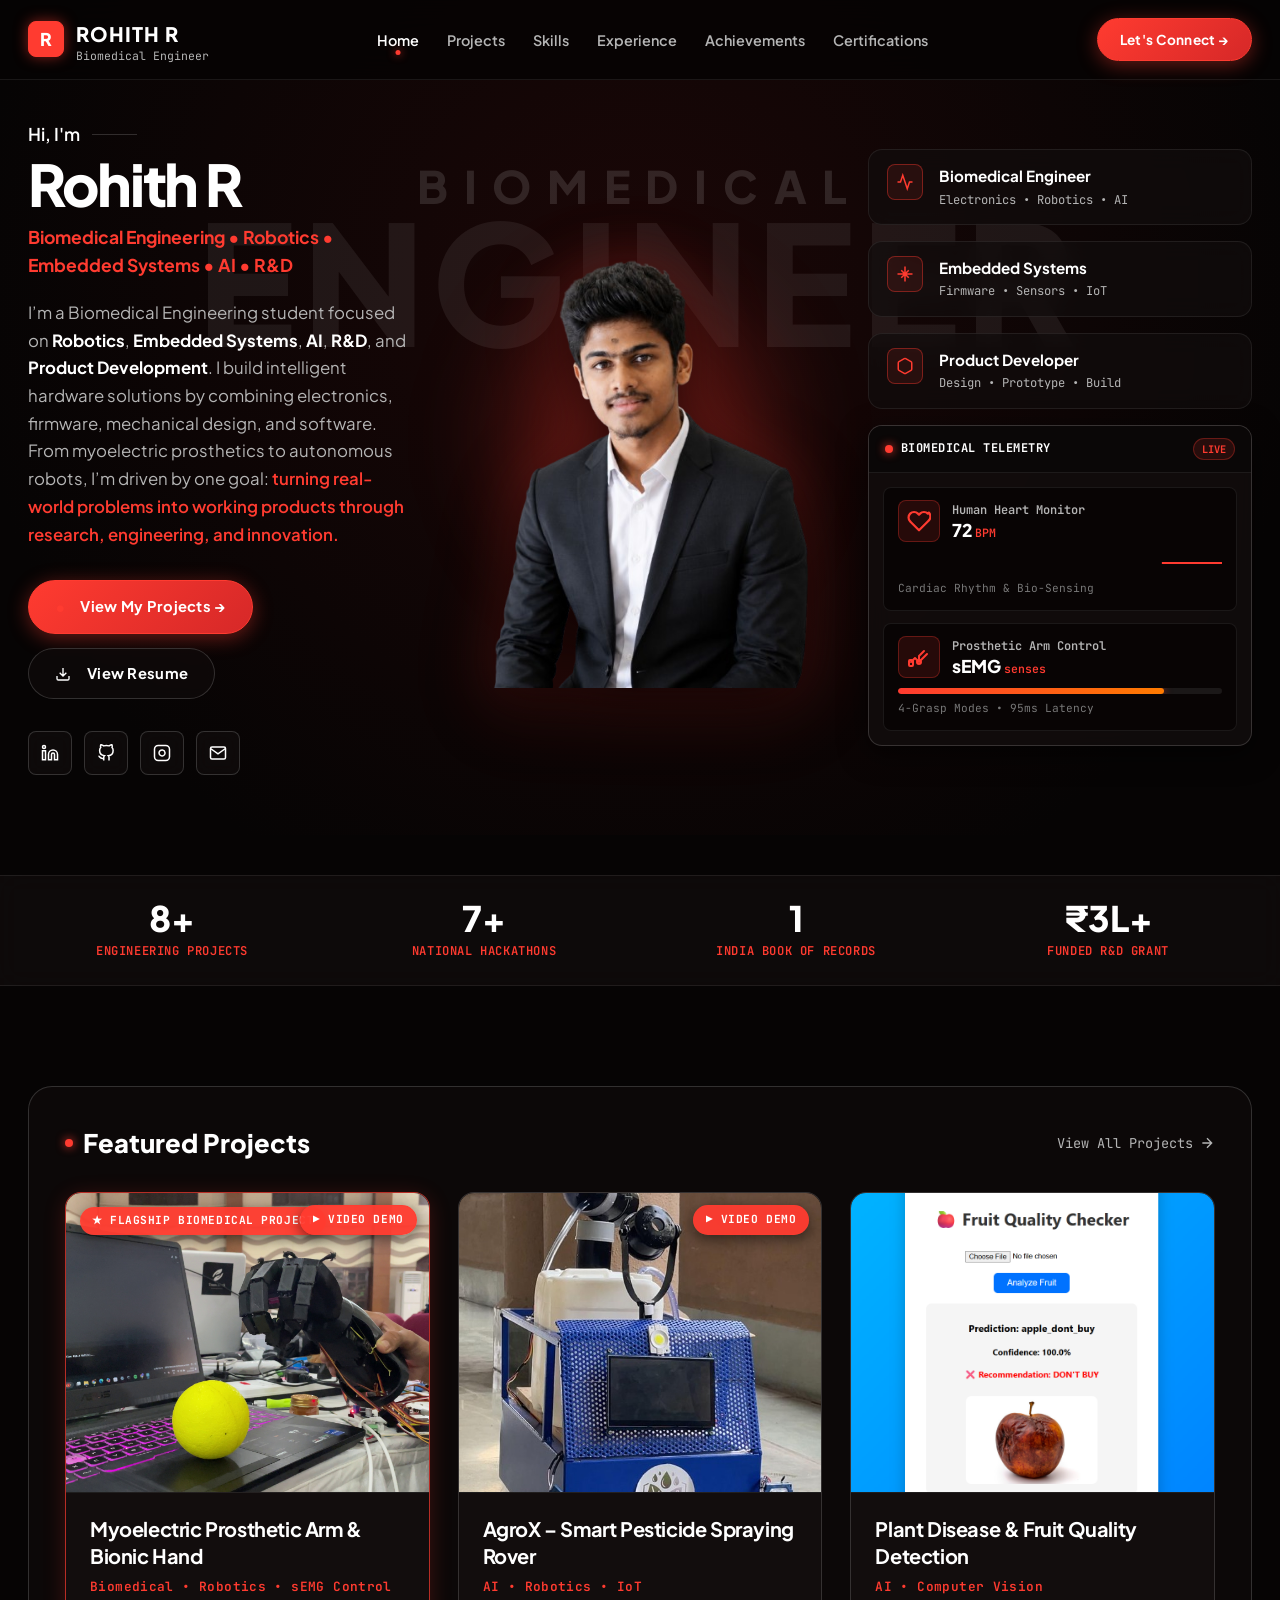
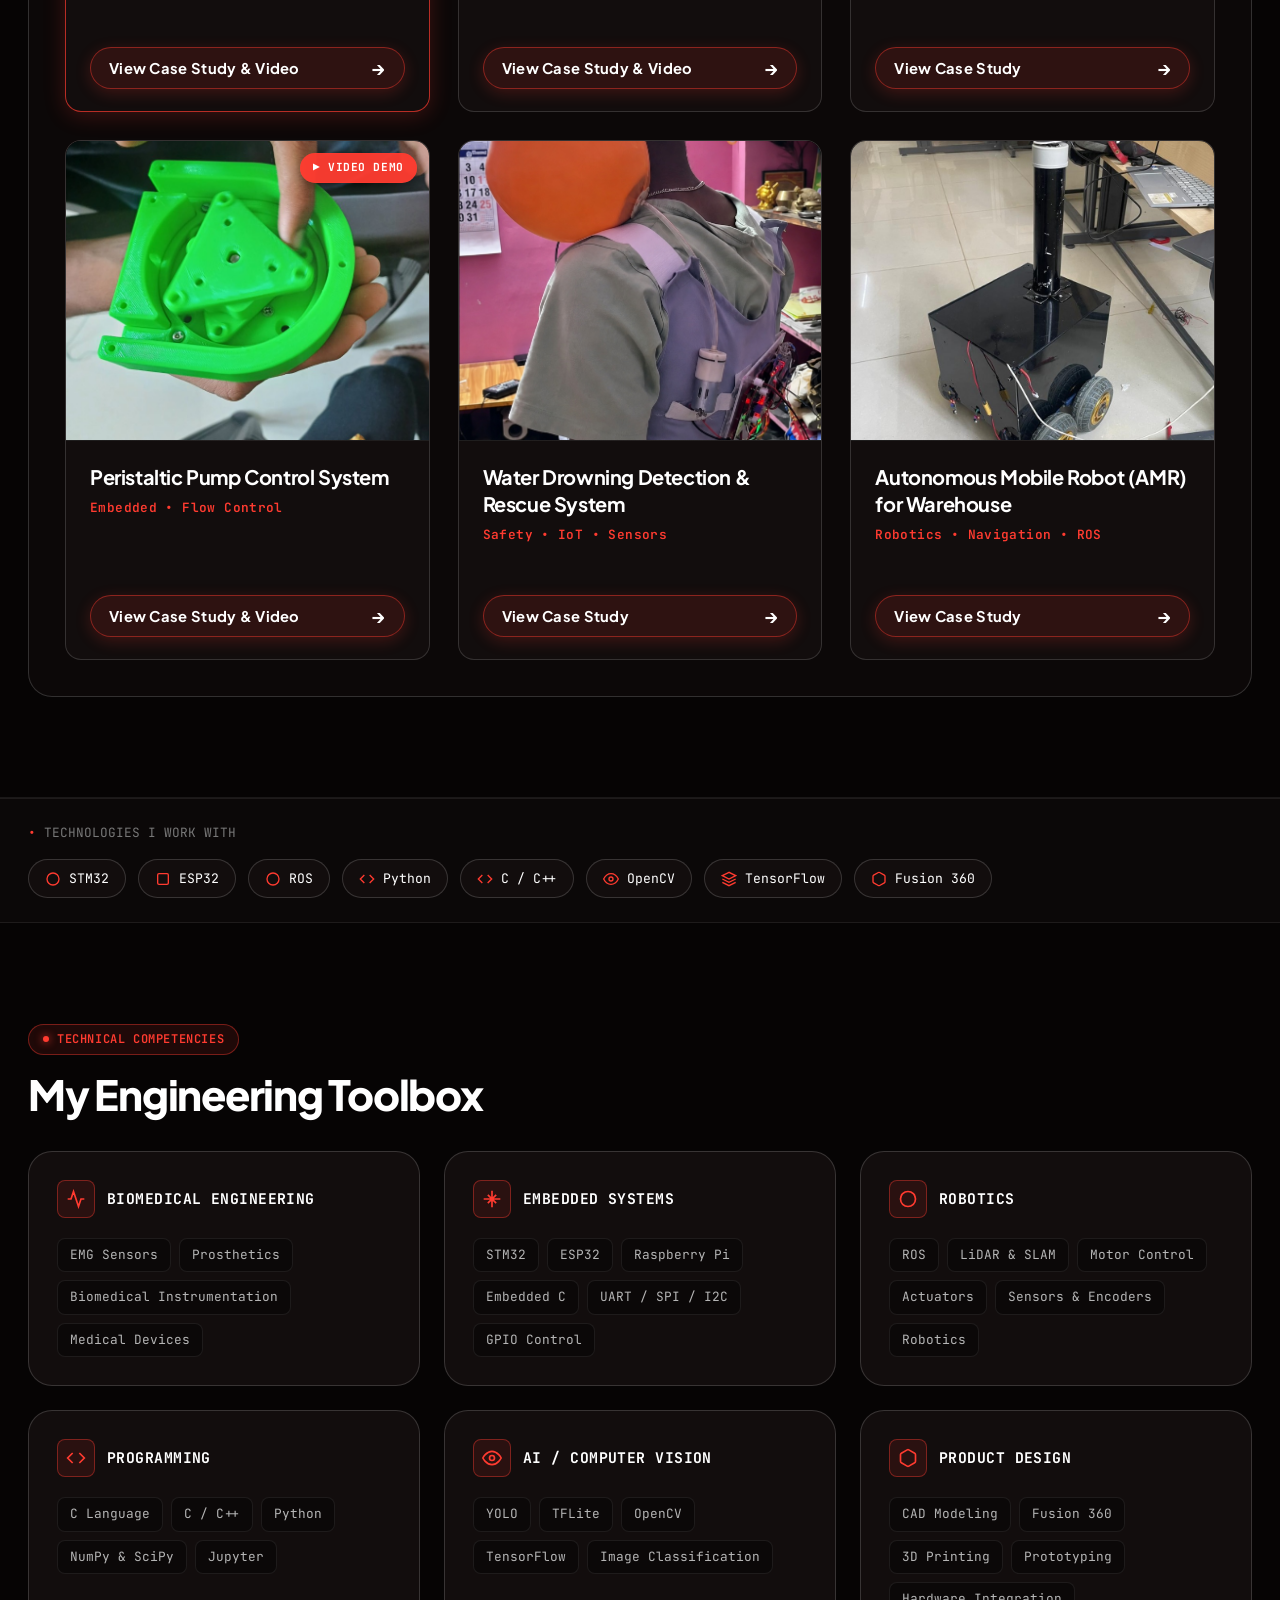
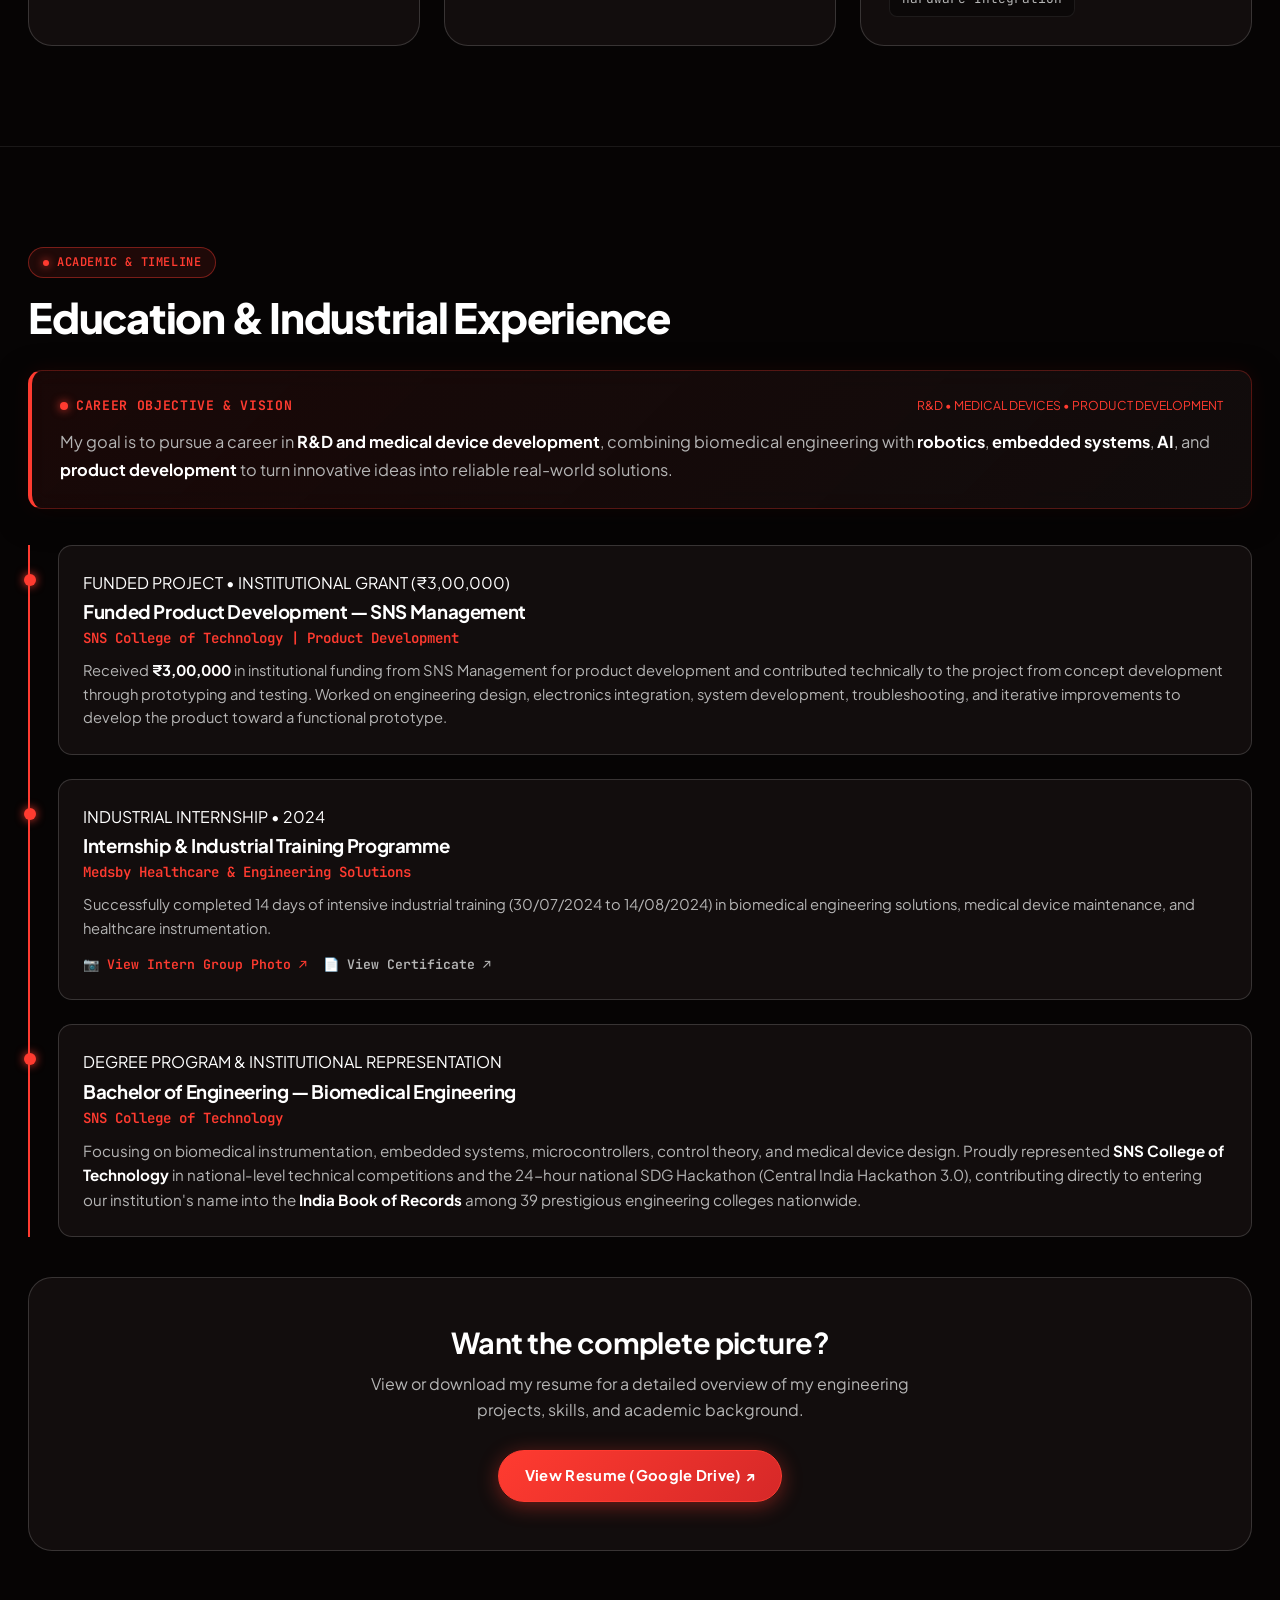
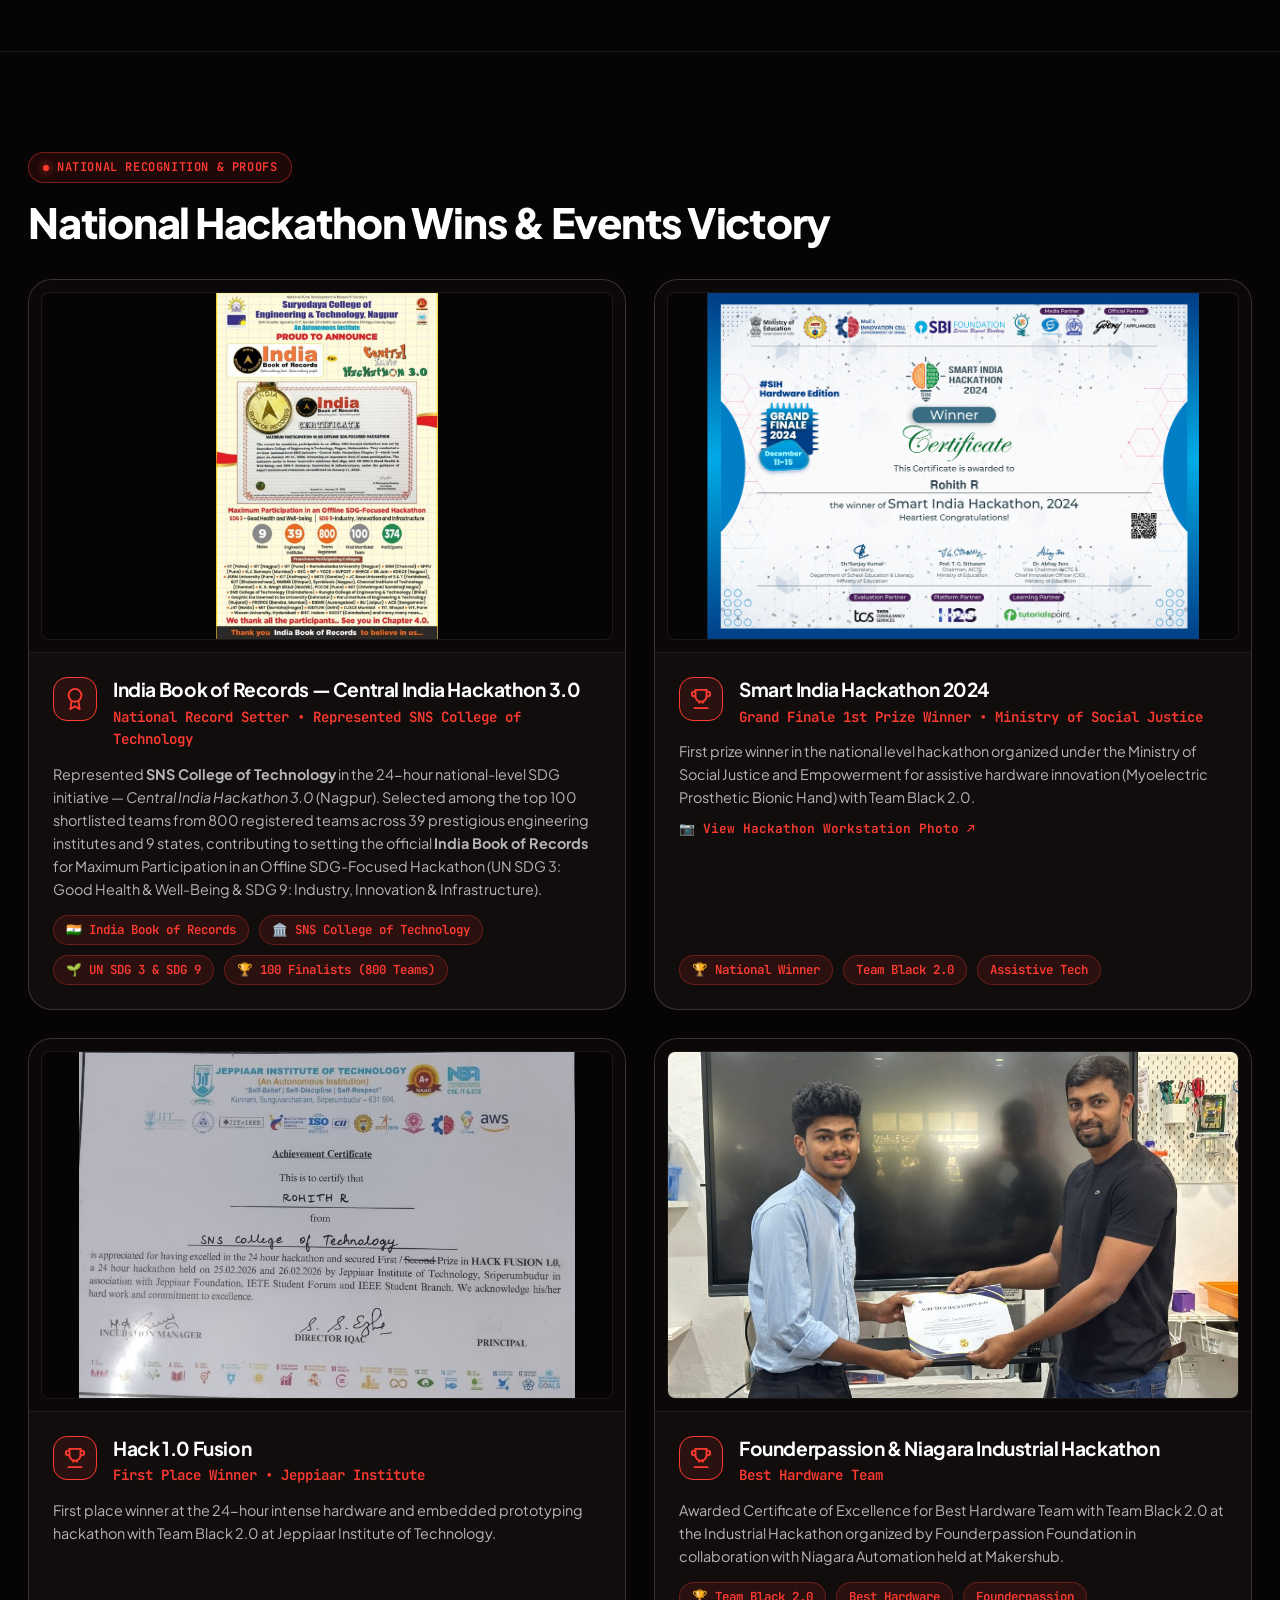
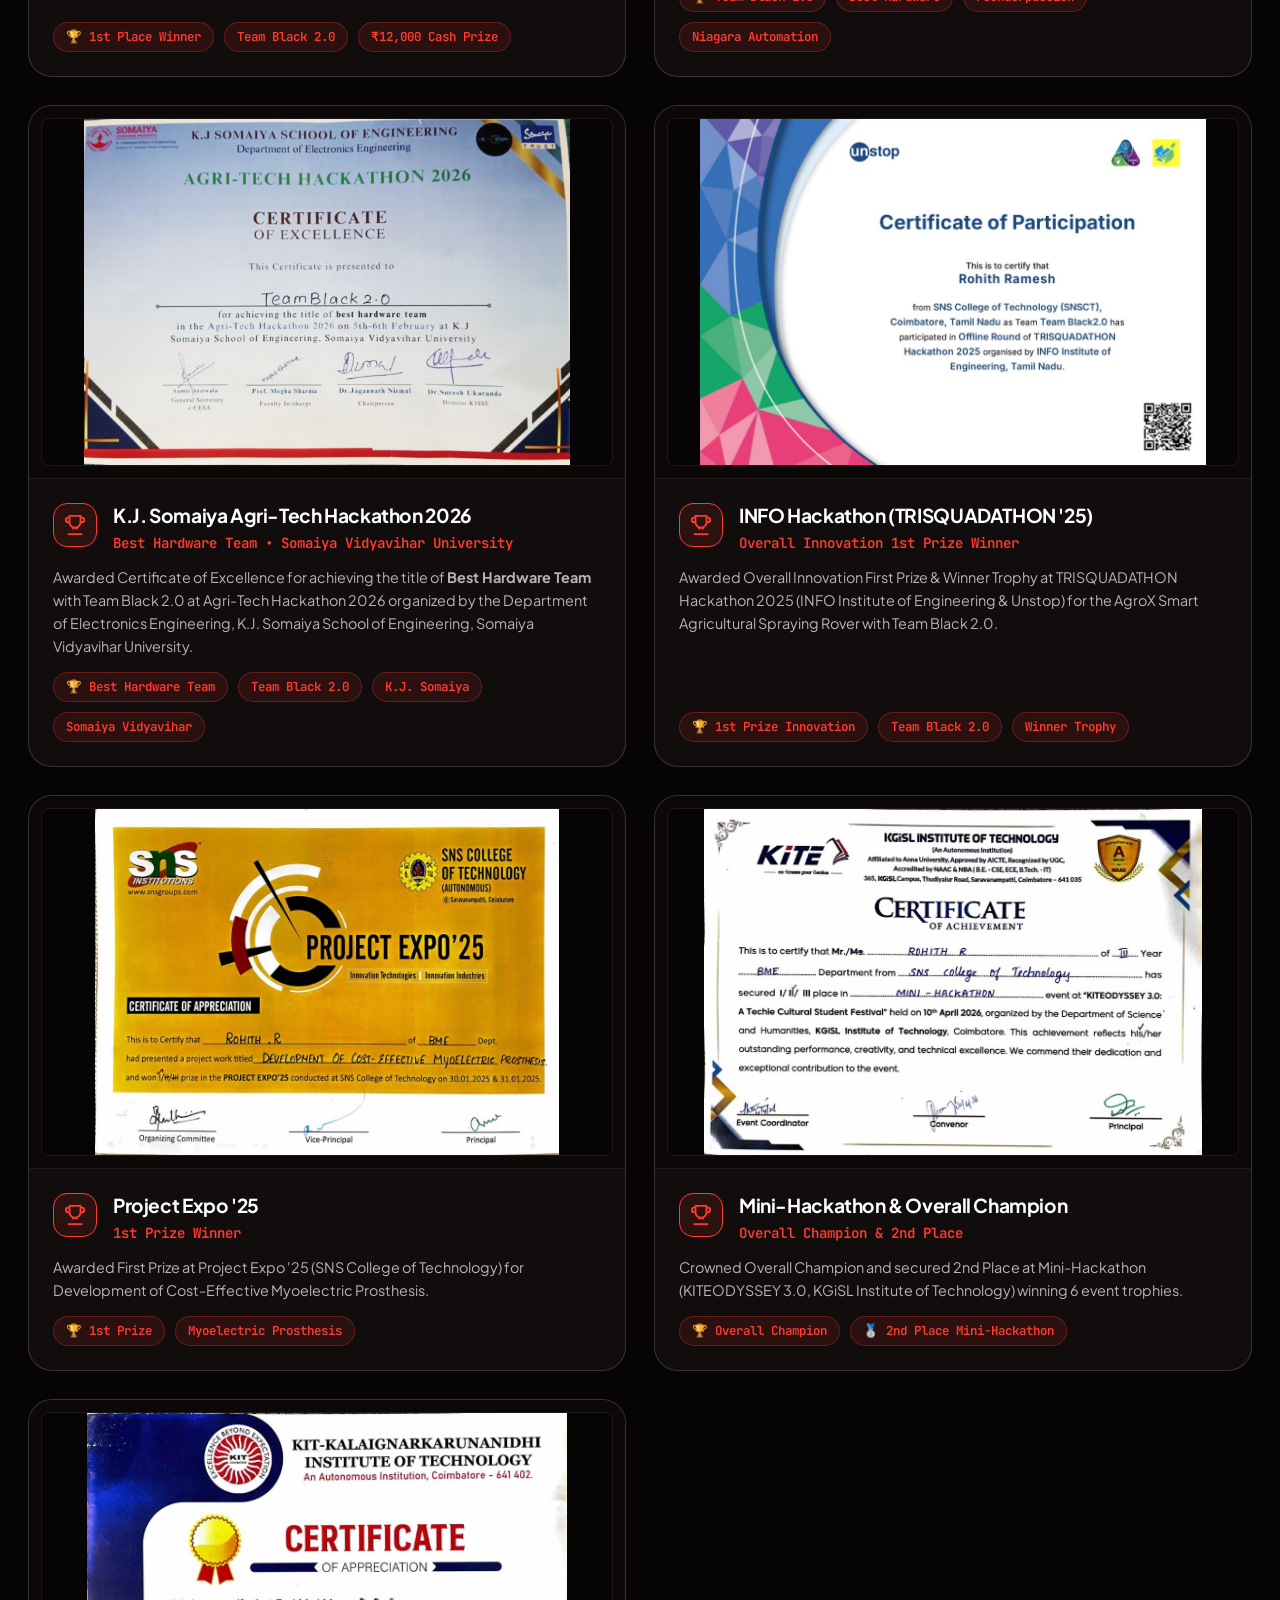
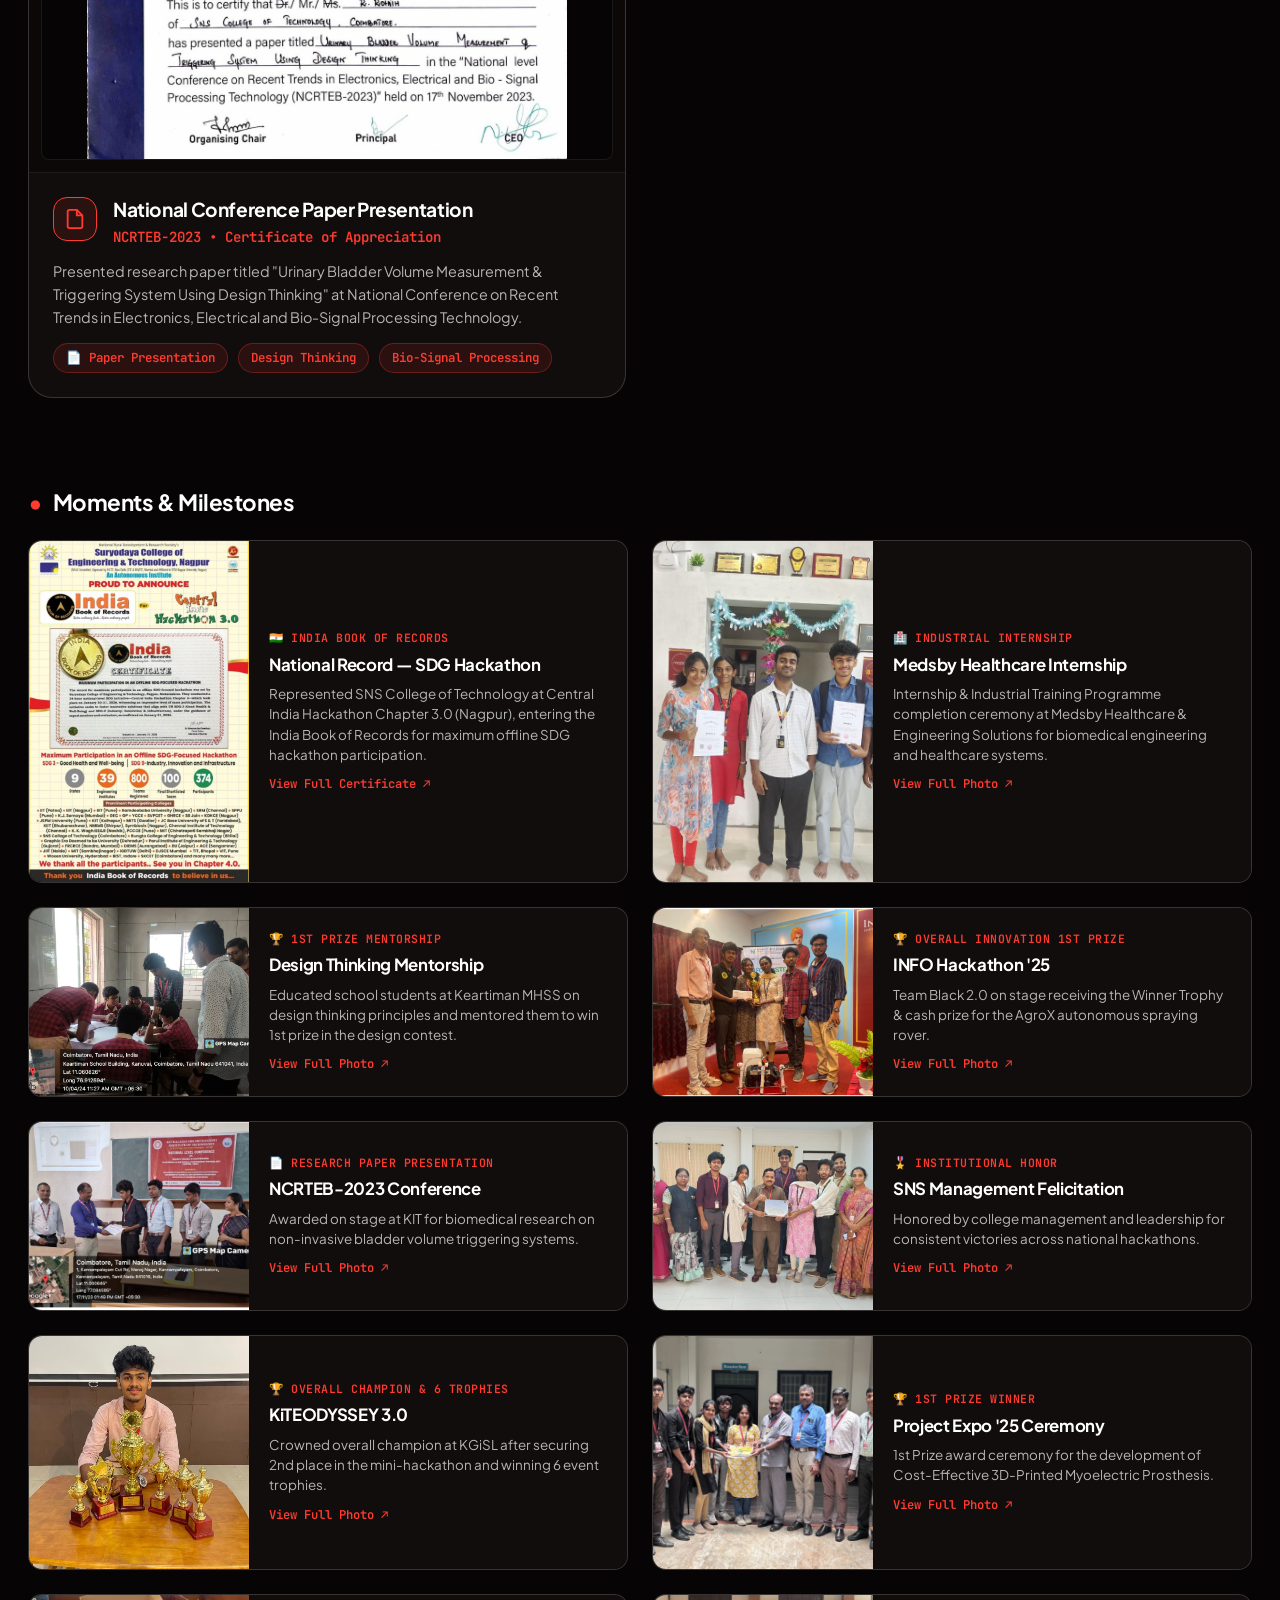
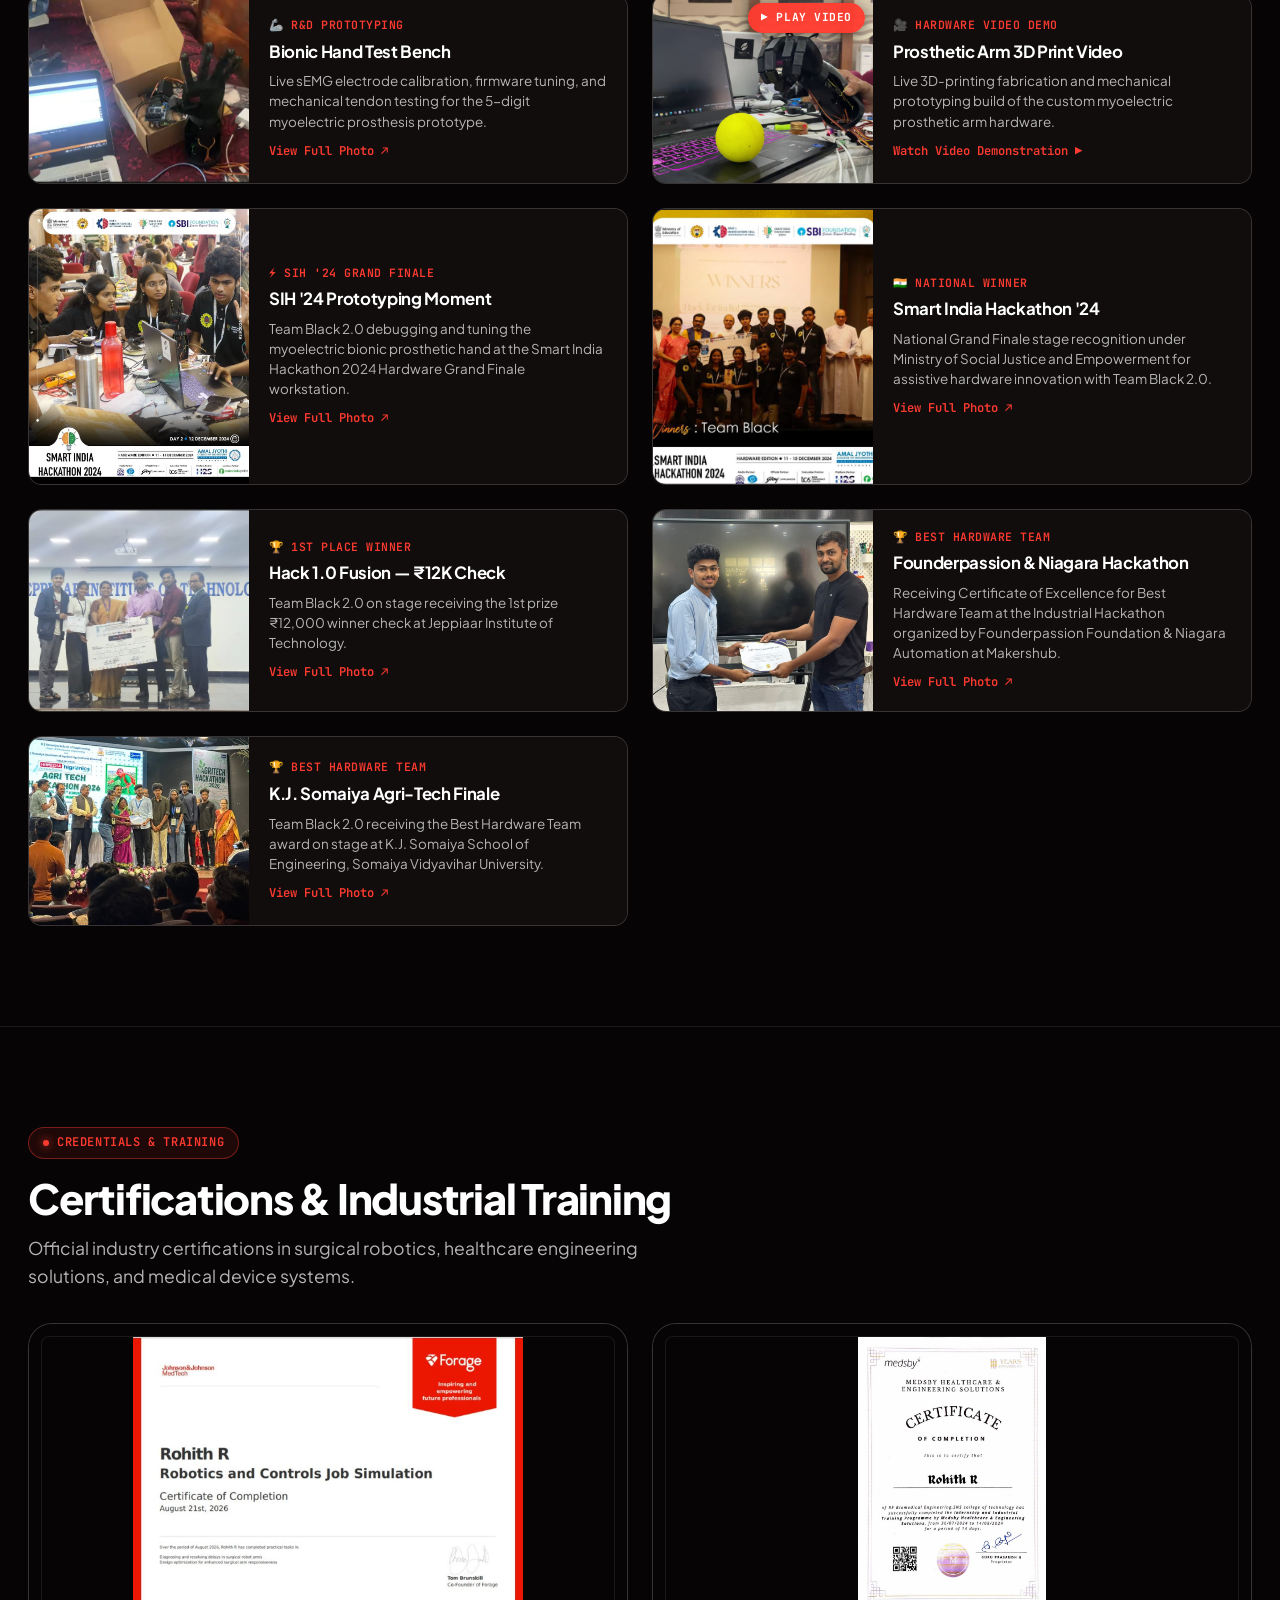
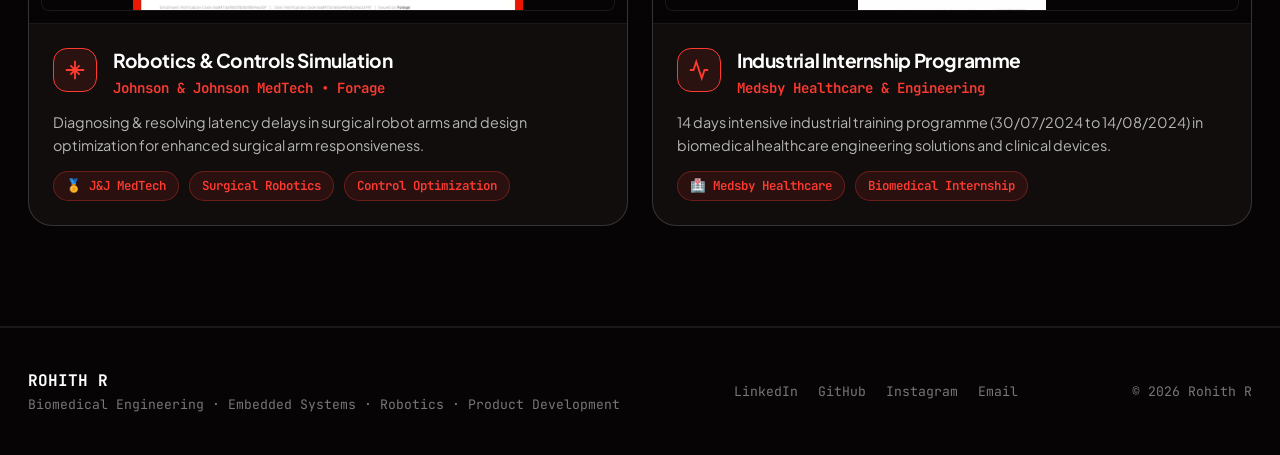
<file: index.html>
<!DOCTYPE html>
<html lang="en">
<head>
  <meta charset="UTF-8">
  <meta name="viewport" content="width=device-width, initial-scale=1.0">
  <title>Rohith R — Biomedical Engineer</title>
  <meta name="description" content="I’m Rohith R., a Biomedical Engineering student focused on Robotics, Embedded Systems, AI, R&D, and Product Development. I build intelligent hardware solutions by combining electronics, firmware, mechanical design, and software. From myoelectric prosthetics to autonomous robots, I’m driven by one goal: turning real-world problems into working products through research, engineering, and innovation.">
  <link rel="stylesheet" href="style.css?v=212">
  <style>
    /* DIRECT CONTENT VISIBILITY & 3-COLUMN x 2-ROW GRID OVERRIDE */
    .fade-in {
      opacity: 1 !important;
      transform: none !important;
      visibility: visible !important;
    }

    .featured-projects-grid,
    .six-projects-grid {
      display: grid !important;
      grid-template-columns: repeat(3, minmax(0, 1fr)) !important;
      gap: 28px !important;
    }

    @media (max-width: 1000px) {
      .featured-projects-grid,
      .six-projects-grid {
        grid-template-columns: repeat(2, minmax(0, 1fr)) !important;
        gap: 24px !important;
      }
    }

    @media (max-width: 650px) {
      .featured-projects-grid,
      .six-projects-grid {
        grid-template-columns: 1fr !important;
        gap: 24px !important;
      }
    }

    .project-card,
    .mini-project-card {
      background: #120D0D !important;
      border: 1px solid rgba(255, 255, 255, 0.15) !important;
      border-radius: 16px !important;
      overflow: hidden !important;
      display: flex !important;
      flex-direction: column !important;
      justify-content: space-between !important;
      min-height: 520px !important;
      height: auto !important;
      transition: all 0.25s ease !important;
      position: relative !important;
    }

    .project-image,
    .mini-thumb-area {
      width: 100% !important;
      height: 300px !important;
      overflow: hidden !important;
      background: radial-gradient(circle at center, #181111 0%, #060404 90%) !important;
      position: relative !important;
      border-bottom: 1px solid rgba(255, 255, 255, 0.1) !important;
      display: flex !important;
      align-items: center !important;
      justify-content: center !important;
      padding: 0 !important;
    }

    .project-img,
    .mini-thumb-img,
    .project-image img,
    .mini-thumb-area img {
      width: 100% !important;
      height: 100% !important;
      object-fit: cover !important;
      object-position: center !important;
    }

    .project-image img[src$=".svg"],
    .mini-thumb-area img[src$=".svg"] {
      object-fit: contain !important;
      padding: 20px !important;
    }
  </style>
</head>
<body>

  <!-- NAVBAR -->
  <nav class="navbar" id="navbar">
    <div class="container nav-container">
      <a href="#home" class="logo">
        <div class="logo-symbol">R</div>
        <div>
          <span class="logo-text">ROHITH R</span>
          <span class="logo-sub">Biomedical Engineer</span>
        </div>
      </a>

      <ul class="nav-links">
        <li><a href="#home" class="nav-link active">Home</a></li>
        <li><a href="#projects" class="nav-link">Projects</a></li>
        <li><a href="#skills" class="nav-link">Skills</a></li>
        <li><a href="#experience" class="nav-link">Experience</a></li>
        <li><a href="#achievements" class="nav-link">Achievements</a></li>
        <li><a href="#certifications" class="nav-link">Certifications</a></li>
      </ul>

      <div class="nav-right">
        <a href="mailto:rohithachu089@gmail.com" class="btn btn-primary" style="padding: 10px 22px; font-size: 0.85rem;">Let's Connect →</a>
        <button class="mobile-toggle" id="mobileToggle" aria-label="Toggle Navigation Menu">
          <svg width="24" height="24" viewBox="0 0 24 24" fill="none" stroke="currentColor" stroke-width="2">
            <path d="M4 6h16M4 12h16M4 18h16"/>
          </svg>
        </button>
      </div>
    </div>
  </nav>

  <!-- MOBILE NAV DRAWER -->
  <div class="mobile-nav" id="mobileNav">
    <a href="#home" class="nav-link">Home</a>
    <a href="#projects" class="nav-link">Projects</a>
    <a href="#skills" class="nav-link">Skills</a>
    <a href="#experience" class="nav-link">Experience</a>
    <a href="#achievements" class="nav-link">Achievements</a>
    <a href="#certifications" class="nav-link">Certifications</a>
    <a href="mailto:rohithachu089@gmail.com" class="btn btn-primary" style="margin-top: 12px;">Let's Connect →</a>
  </div>

  <!-- HERO SECTION -->
  <section class="hero" id="home">
    <!-- GIANT BACKGROUND WATERMARK TYPOGRAPHY (SUBTLE BACKDROP) -->
    <div class="hero-watermark-wrapper">
      <div class="watermark-top">BIOMEDICAL</div>
      <div class="watermark-main">ENGINEER</div>
    </div>

    <div class="container" style="position: relative; z-index: 2;">
      <div class="hero-grid">
        
        <!-- LEFT COLUMN: HERO INTRO & CTAs -->
        <div class="hero-content fade-in">
          <div class="hero-greeting">Hi, I'm</div>
          <h1 class="hero-name">Rohith R</h1>
          <div class="hero-role-title">Biomedical Engineering • Robotics • Embedded Systems • AI • R&amp;D</div>
          
          <p class="hero-description">
            I’m a Biomedical Engineering student focused on <strong style="color: #fff;">Robotics</strong>, <strong style="color: #fff;">Embedded Systems</strong>, <strong style="color: #fff;">AI</strong>, <strong style="color: #fff;">R&amp;D</strong>, and <strong style="color: #fff;">Product Development</strong>. I build intelligent hardware solutions by combining electronics, firmware, mechanical design, and software. From myoelectric prosthetics to autonomous robots, I’m driven by one goal: <span class="highlight-red" style="font-weight: 600;">turning real-world problems into working products through research, engineering, and innovation.</span>
          </p>

          <div class="hero-actions">
            <a href="#projects" class="btn btn-primary">
              <span style="color:#FF3B30; font-size:1rem; margin-right:4px;">•</span> View My Projects →
            </a>
            <a href="https://drive.google.com/file/d/18oYhSnm9JcxaPO5CURGQ5dVQGc7MZzdj/view?usp=sharing" target="_blank" rel="noopener noreferrer" class="btn btn-outline">
              <svg width="16" height="16" viewBox="0 0 24 24" fill="none" stroke="currentColor" stroke-width="2" style="margin-right: 6px;"><path d="M21 15v4a2 2 0 0 1-2 2H5a2 2 0 0 1-2-2v-4M7 10l5 5 5-5M12 15V3"/></svg>
              View Resume
            </a>
          </div>

          <div class="social-links-bar">
            <a href="https://www.linkedin.com/in/rohith-rramesh/" target="_blank" class="social-icon-btn" aria-label="LinkedIn">
              <svg width="18" height="18" viewBox="0 0 24 24" fill="none" stroke="currentColor" stroke-width="2"><path d="M16 8a6 6 0 0 1 6 6v7h-4v-7a2 2 0 0 0-2-2 2 2 0 0 0-2 2v7h-4v-7a6 6 0 0 1 6-6z"/><rect x="2" y="9" width="4" height="12"/><circle cx="4" cy="4" r="2"/></svg>
            </a>
            <a href="https://github.com/rohithachu089-cmd" target="_blank" class="social-icon-btn" aria-label="GitHub">
              <svg width="18" height="18" viewBox="0 0 24 24" fill="none" stroke="currentColor" stroke-width="2"><path d="M9 19c-5 1.5-5-2.5-7-3m14 6v-3.87a3.37 3.37 0 0 0-.94-2.61c3.14-.35 6.44-1.54 6.44-7A5.44 5.44 0 0 0 20 4.77 5.07 5.07 0 0 0 19.91 1S18.73.65 16 2.48a13.38 13.38 0 0 0-7 0C6.27.65 5.09 1 5.09 1A5.07 5.07 0 0 0 5 4.77a5.44 5.44 0 0 0-1.5 3.78c0 5.42 3.3 6.61 6.44 7A3.37 3.37 0 0 0 9 18.13V22"/></svg>
            </a>
            <a href="https://instagram.com" target="_blank" class="social-icon-btn" aria-label="Instagram">
              <svg width="18" height="18" viewBox="0 0 24 24" fill="none" stroke="currentColor" stroke-width="2"><rect x="2" y="2" width="20" height="20" rx="5"/><path d="M16 11.37A4 4 0 1 1 12.63 8 4 4 0 0 1 16 11.37z"/><line x1="17.5" y1="6.5" x2="17.51" y2="6.5"/></svg>
            </a>
            <a href="mailto:rohithachu089@gmail.com" class="social-icon-btn" aria-label="Email">
              <svg width="18" height="18" viewBox="0 0 24 24" fill="none" stroke="currentColor" stroke-width="2"><rect x="2" y="4" width="20" height="16" rx="2"/><path d="M22 6l-10 7L2 6"/></svg>
            </a>
          </div>
        </div>

        <!-- CENTER COLUMN: PROFILE PHOTO (CUTOUT) -->
        <div class="hero-center-profile fade-in" style="transition-delay: 0.1s;">
          <div class="profile-cutout-box">
            <div class="profile-red-aura"></div>
            <img 
              src="assets/rohith-cutout.png?v=20260824" 
              alt="Rohith R - Biomedical Engineer" 
              class="profile-cutout-img"
            >
          </div>
        </div>

        <!-- RIGHT COLUMN: CAPABILITY ITEMS & TELEMETRY -->
        <div class="hero-right-caps fade-in" style="transition-delay: 0.2s;">
          <div class="cap-item">
            <div class="cap-icon-box">
              <svg width="18" height="18" viewBox="0 0 24 24" fill="none" stroke="currentColor" stroke-width="2"><path d="M22 12h-4l-3 9L9 3l-3 9H2"/></svg>
            </div>
            <div>
              <div class="cap-title">Biomedical Engineer</div>
              <div class="cap-sub">Electronics • Robotics • AI</div>
            </div>
          </div>

          <div class="cap-item">
            <div class="cap-icon-box">
              <svg width="18" height="18" viewBox="0 0 24 24" fill="none" stroke="currentColor" stroke-width="2"><path d="M12 2v20M2 12h20M7 7l10 10M7 17L17 7"/></svg>
            </div>
            <div>
              <div class="cap-title">Embedded Systems</div>
              <div class="cap-sub">Firmware • Sensors • IoT</div>
            </div>
          </div>

          <div class="cap-item">
            <div class="cap-icon-box">
              <svg width="18" height="18" viewBox="0 0 24 24" fill="none" stroke="currentColor" stroke-width="2"><path d="M21 16V8a2 2 0 0 0-1-1.73l-7-4a2 2 0 0 0-2 0l-7 4A2 2 0 0 0 3 8v8a2 2 0 0 0 1 1.73l7 4a2 2 0 0 0 2 0l7-4A2 2 0 0 0 21 16z"/></svg>
            </div>
            <div>
              <div class="cap-title">Product Developer</div>
              <div class="cap-sub">Design • Prototype • Build</div>
            </div>
          </div>

          <!-- BIOMEDICAL HUMAN HEART & PROSTHETIC ARM TELEMETRY WIDGET -->
          <div class="biomedical-tech-card">
            <div class="bio-widget-header">
              <div class="bio-widget-title">
                <span class="status-dot-pulse"></span>
                BIOMEDICAL TELEMETRY
              </div>
              <div class="bio-tag">LIVE</div>
            </div>

            <div class="bio-widgets-grid">
              <!-- ITEM 1: HUMAN HEART CARDIAC MONITOR -->
              <div class="bio-sub-card">
                <div class="bio-card-top">
                  <div class="bio-icon-box">
                    <svg class="heart-pulse-icon" width="24" height="24" viewBox="0 0 24 24" fill="none" stroke="#FF3B30" stroke-width="2.2" stroke-linecap="round" stroke-linejoin="round">
                      <path d="M20.84 4.61a5.5 5.5 0 0 0-7.78 0L12 5.67l-1.06-1.06a5.5 5.5 0 0 0-7.78 7.78l1.06 1.06L12 21.23l8.78-8.78 1.06-1.06a5.5 5.5 0 0 0 0-7.78z"/>
                    </svg>
                  </div>
                  <div>
                    <div class="bio-card-heading">Human Heart Monitor</div>
                    <div class="bio-card-val">72 <span class="bio-unit">BPM</span></div>
                  </div>
                </div>
                <!-- SVG Heartbeat Wave ECG -->
                <div class="ecg-wave-box">
                  <svg width="100%" height="30" viewBox="0 0 200 30" preserveAspectRatio="none">
                    <path d="M0 15 L40 15 L50 3 L60 27 L70 9 L80 19 L90 15 L200 15" stroke="#FF3B30" stroke-width="2" fill="none" class="ecg-line-anim"/>
                  </svg>
                </div>
                <div class="bio-card-sub">Cardiac Rhythm &amp; Bio-Sensing</div>
              </div>

              <!-- ITEM 2: BIONIC PROSTHETIC ARM TELEMETRY -->
              <div class="bio-sub-card">
                <div class="bio-card-top">
                  <div class="bio-icon-box">
                    <svg class="arm-bionic-icon" width="24" height="24" viewBox="0 0 24 24" fill="none" stroke="#FF3B30" stroke-width="2" stroke-linecap="round" stroke-linejoin="round">
                      <path d="M4 17l4-4 4 4 8-8"/>
                      <rect x="2" y="15" width="4" height="6" rx="1"/>
                      <circle cx="12" cy="17" r="2"/>
                      <path d="M12 15v-4l5-5"/>
                    </svg>
                  </div>
                  <div>
                    <div class="bio-card-heading">Prosthetic Arm Control</div>
                    <div class="bio-card-val">sEMG <span class="bio-unit">senses</span></div>
                  </div>
                </div>
                <div class="arm-telemetry-bar">
                  <div class="arm-progress-fill"></div>
                </div>
                <div class="bio-card-sub">4-Grasp Modes • 95ms Latency</div>
              </div>
            </div>
          </div>
        </div>

      </div>
    </div>
  </section>

  <!-- HORIZONTAL STATISTICS STRIP (CLEAN SEPARATE BAR BELOW HERO) -->
  <div class="hero-stats-strip fade-in">
    <div class="container">
      <div class="stats-card-grid">
        <div class="stat-item">
          <div class="stat-val">8+</div>
          <div class="stat-lbl">Engineering Projects</div>
        </div>
        <div class="stat-item">
          <div class="stat-val">7+</div>
          <div class="stat-lbl">National Hackathons</div>
        </div>
        <div class="stat-item">
          <div class="stat-val">1</div>
          <div class="stat-lbl">India Book of Records</div>
        </div>
        <div class="stat-item">
          <div class="stat-val">₹3L+</div>
          <div class="stat-lbl">Funded R&amp;D Grant</div>
        </div>
      </div>
    </div>
  </div>

  <!-- FEATURED PROJECTS SECTION -->
  <section class="section" id="projects">
    <div class="container">
      
      <div class="projects-container-card fade-in">
        <div class="projects-header-row">
          <div class="projects-header-title">
            <span class="red-dot"></span>
            Featured Projects
          </div>
          <a href="#projects" class="view-all-link">
            View All Projects <svg width="16" height="16" viewBox="0 0 24 24" fill="none" stroke="currentColor" stroke-width="2"><path d="M5 12h14M12 5l7 7-7 7"/></svg>
          </a>
        </div>

        <!-- 6 PROJECT CARDS GRID (3-COLUMN x 2-ROW) -->
        <div class="featured-projects-grid">
          
          <!-- ROW 1, CARD 1 (FLAGSHIP BIOMEDICAL/ROBOTICS PROJECT) -->
          <div class="project-card featured-primary view-case-study-btn" data-project="project1" style="cursor: pointer;">
            <div class="project-image">
              <span class="flagship-tag">★ FLAGSHIP BIOMEDICAL PROJECT</span>
              <span class="flagship-tag" style="background: rgba(18, 13, 13, 0.9); border: 1px solid rgba(255, 59, 48, 0.6); color: #fff; top: 12px; right: 12px; left: auto; font-size: 0.68rem; padding: 4px 10px;">▶ VIDEO DEMO</span>
              <img src="assets/projects/bionic-hand-ball-grasp.jpg" alt="Myoelectric Prosthetic Arm & Bionic Hand — Real Hardware Test Bench" class="project-img" style="object-fit: cover; object-position: center;" onerror="this.onerror=null; this.src='assets/projects/bionic-hand.svg';">
            </div>
            <div class="project-card-body">
              <div>
                <h3 class="project-card-title">Myoelectric Prosthetic Arm &amp; Bionic Hand</h3>
                <div class="project-card-cat">Biomedical • Robotics • sEMG Control</div>
              </div>
              <div class="project-card-footer">
                <button type="button" class="btn-case-study view-case-study-btn" data-project="project1">
                  <span>View Case Study &amp; Video</span>
                  <span class="btn-arrow">→</span>
                </button>
              </div>
            </div>
          </div>

          <!-- ROW 1, CARD 2 -->
          <div class="project-card view-case-study-btn" data-project="project2" style="cursor: pointer;">
            <div class="project-image">
              <span class="flagship-tag" style="background: rgba(18, 13, 13, 0.9); border: 1px solid rgba(255, 59, 48, 0.6); color: #fff; top: 12px; right: 12px; left: auto; font-size: 0.68rem; padding: 4px 10px;">▶ VIDEO DEMO</span>
              <img src="assets/projects/agrox.jpg" alt="AgroX – Smart Pesticide Spraying Rover" class="project-img" onerror="this.onerror=null; this.src='assets/projects/agrox.svg';">
            </div>
            <div class="project-card-body">
              <div>
                <h3 class="project-card-title">AgroX – Smart Pesticide Spraying Rover</h3>
                <div class="project-card-cat">AI • Robotics • IoT</div>
              </div>
              <div class="project-card-footer">
                <button type="button" class="btn-case-study view-case-study-btn" data-project="project2">
                  <span>View Case Study &amp; Video</span>
                  <span class="btn-arrow">→</span>
                </button>
              </div>
            </div>
          </div>

          <!-- ROW 1, CARD 3 -->
          <div class="project-card view-case-study-btn" data-project="project3" style="cursor: pointer;">
            <div class="project-image">
              <img src="assets/projects/plant-disease.jpg" alt="Plant Disease & Fruit Quality Detection" class="project-img" onerror="this.onerror=null; this.src='assets/projects/plant-disease.svg';">
            </div>
            <div class="project-card-body">
              <div>
                <h3 class="project-card-title">Plant Disease &amp; Fruit Quality Detection</h3>
                <div class="project-card-cat">AI • Computer Vision</div>
              </div>
              <div class="project-card-footer">
                <button type="button" class="btn-case-study view-case-study-btn" data-project="project3">
                  <span>View Case Study</span>
                  <span class="btn-arrow">→</span>
                </button>
              </div>
            </div>
          </div>

          <!-- ROW 2, CARD 4 -->
          <div class="project-card view-case-study-btn" data-project="project4" style="cursor: pointer;">
            <div class="project-image">
              <span class="flagship-tag" style="background: rgba(18, 13, 13, 0.9); border: 1px solid rgba(255, 59, 48, 0.6); color: #fff; top: 12px; right: 12px; left: auto; font-size: 0.68rem; padding: 4px 10px;">▶ VIDEO DEMO</span>
              <img src="assets/projects/peristaltic-pump.jpg" alt="Peristaltic Pump Control System" class="project-img" style="object-fit: cover;" onerror="this.onerror=null; this.src='assets/projects/peristaltic-pump.svg';">
            </div>
            <div class="project-card-body">
              <div>
                <h3 class="project-card-title">Peristaltic Pump Control System</h3>
                <div class="project-card-cat">Embedded • Flow Control</div>
              </div>
              <div class="project-card-footer">
                <button type="button" class="btn-case-study view-case-study-btn" data-project="project4">
                  <span>View Case Study &amp; Video</span>
                  <span class="btn-arrow">→</span>
                </button>
              </div>
            </div>
          </div>

          <!-- ROW 2, CARD 5 -->
          <div class="project-card view-case-study-btn" data-project="project5" style="cursor: pointer;">
            <div class="project-image">
              <img src="assets/projects/drowning-detection-deployed.jpg" alt="Water Drowning Detection & Rescue System" class="project-img" onerror="this.onerror=null; this.src='assets/projects/drowning-detection.jpg';">
            </div>
            <div class="project-card-body">
              <div>
                <h3 class="project-card-title">Water Drowning Detection &amp; Rescue System</h3>
                <div class="project-card-cat">Safety • IoT • Sensors</div>
              </div>
              <div class="project-card-footer">
                <button type="button" class="btn-case-study view-case-study-btn" data-project="project5">
                  <span>View Case Study</span>
                  <span class="btn-arrow">→</span>
                </button>
              </div>
            </div>
          </div>

          <!-- ROW 2, CARD 6 -->
          <div class="project-card view-case-study-btn" data-project="project6" style="cursor: pointer;">
            <div class="project-image">
              <img src="assets/projects/warehouse-amr.jpg" alt="Autonomous Mobile Robot (AMR) for Warehouse" class="project-img" onerror="this.onerror=null; this.src='assets/projects/warehouse-amr.svg';">
            </div>
            <div class="project-card-body">
              <div>
                <h3 class="project-card-title">Autonomous Mobile Robot (AMR) for Warehouse</h3>
                <div class="project-card-cat">Robotics • Navigation • ROS</div>
              </div>
              <div class="project-card-footer">
                <button type="button" class="btn-case-study view-case-study-btn" data-project="project6">
                  <span>View Case Study</span>
                  <span class="btn-arrow">→</span>
                </button>
              </div>
            </div>
          </div>

        </div>
      </div>

    </div>
  </section>

  <!-- TECHNOLOGIES I WORK WITH STRIP -->
  <div class="tech-strip fade-in">
    <div class="container">
      <div class="tech-strip-header">
        <span style="color:#FF3B30;">•</span> Technologies I Work With
      </div>
      <div class="tech-strip-pills">
        <div class="tech-pill-icon">
          <svg width="16" height="16" viewBox="0 0 24 24" fill="none" stroke="currentColor" stroke-width="2"><circle cx="12" cy="12" r="9"/><path d="M12 15fM12 9v6M9 12h6"/></svg>
          STM32
        </div>
        <div class="tech-pill-icon">
          <svg width="16" height="16" viewBox="0 0 24 24" fill="none" stroke="currentColor" stroke-width="2"><rect x="4" y="4" width="16" height="16" rx="2"/></svg>
          ESP32
        </div>
        <div class="tech-pill-icon">
          <svg width="16" height="16" viewBox="0 0 24 24" fill="none" stroke="currentColor" stroke-width="2"><circle cx="12" cy="12" r="9"/></svg>
          ROS
        </div>
        <div class="tech-pill-icon">
          <svg width="16" height="16" viewBox="0 0 24 24" fill="none" stroke="currentColor" stroke-width="2"><polyline points="16 18 22 12 16 6"/><polyline points="8 6 2 12 8 18"/></svg>
          Python
        </div>
        <div class="tech-pill-icon">
          <svg width="16" height="16" viewBox="0 0 24 24" fill="none" stroke="currentColor" stroke-width="2"><polyline points="16 18 22 12 16 6"/><polyline points="8 6 2 12 8 18"/></svg>
          C / C++
        </div>
        <div class="tech-pill-icon">
          <svg width="16" height="16" viewBox="0 0 24 24" fill="none" stroke="currentColor" stroke-width="2"><path d="M1 12s4-8 11-8 11 8 11 8-4 8-11 8-11-8-11-8z"/><circle cx="12" cy="12" r="3"/></svg>
          OpenCV
        </div>
        <div class="tech-pill-icon">
          <svg width="16" height="16" viewBox="0 0 24 24" fill="none" stroke="currentColor" stroke-width="2"><path d="M12 2L2 7l10 5 10-5-10-5zM2 17l10 5 10-5M2 12l10 5 10-5"/></svg>
          TensorFlow
        </div>
        <div class="tech-pill-icon">
          <svg width="16" height="16" viewBox="0 0 24 24" fill="none" stroke="currentColor" stroke-width="2"><path d="M21 16V8a2 2 0 0 0-1-1.73l-7-4a2 2 0 0 0-2 0l-7 4A2 2 0 0 0 3 8v8a2 2 0 0 0 1 1.73l7 4a2 2 0 0 0 2 0l7-4A2 2 0 0 0 21 16z"/></svg>
          Fusion 360
        </div>
      </div>
    </div>
  </div>

  <!-- SKILLS MATRIX SECTION -->
  <section class="section" id="skills">
    <div class="container">
      <div class="section-label">TECHNICAL COMPETENCIES</div>
      <h2 class="section-title fade-in">My Engineering Toolbox</h2>

      <div class="skills-grid fade-in" style="margin-top: 32px;">
        
        <div class="skill-card">
          <div class="skill-header">
            <div class="skill-icon">
              <svg width="20" height="20" viewBox="0 0 24 24" fill="none" stroke="currentColor" stroke-width="2"><path d="M22 12h-4l-3 9L9 3l-3 9H2"/></svg>
            </div>
            <div class="skill-category-title">BIOMEDICAL ENGINEERING</div>
          </div>
          <div class="skill-tags">
            <span class="skill-badge">EMG Sensors</span>
            <span class="skill-badge">Prosthetics</span>
            <span class="skill-badge">Biomedical Instrumentation</span>
            <span class="skill-badge">Medical Devices</span>
          </div>
        </div>

        <div class="skill-card">
          <div class="skill-header">
            <div class="skill-icon">
              <svg width="20" height="20" viewBox="0 0 24 24" fill="none" stroke="currentColor" stroke-width="2"><path d="M12 2v20M2 12h20M7 7l10 10M7 17L17 7"/></svg>
            </div>
            <div class="skill-category-title">EMBEDDED SYSTEMS</div>
          </div>
          <div class="skill-tags">
            <span class="skill-badge">STM32</span>
            <span class="skill-badge">ESP32</span>
            <span class="skill-badge">Raspberry Pi</span>
            <span class="skill-badge">Embedded C</span>
            <span class="skill-badge">UART / SPI / I2C</span>
            <span class="skill-badge">GPIO Control</span>
          </div>
        </div>

        <div class="skill-card">
          <div class="skill-header">
            <div class="skill-icon">
              <svg width="20" height="20" viewBox="0 0 24 24" fill="none" stroke="currentColor" stroke-width="2"><circle cx="12" cy="12" r="9"/><path d="M12 15fM12 9v6M9 12h6"/></svg>
            </div>
            <div class="skill-category-title">ROBOTICS</div>
          </div>
          <div class="skill-tags">
            <span class="skill-badge">ROS</span>
            <span class="skill-badge">LiDAR &amp; SLAM</span>
            <span class="skill-badge">Motor Control</span>
            <span class="skill-badge">Actuators</span>
            <span class="skill-badge">Sensors &amp; Encoders</span>
            <span class="skill-badge">Robotics</span>
          </div>
        </div>

        <div class="skill-card">
          <div class="skill-header">
            <div class="skill-icon">
              <svg width="20" height="20" viewBox="0 0 24 24" fill="none" stroke="currentColor" stroke-width="2"><polyline points="16 18 22 12 16 6"/><polyline points="8 6 2 12 8 18"/></svg>
            </div>
            <div class="skill-category-title">PROGRAMMING</div>
          </div>
          <div class="skill-tags">
            <span class="skill-badge">C Language</span>
            <span class="skill-badge">C / C++</span>
            <span class="skill-badge">Python</span>
            <span class="skill-badge">NumPy &amp; SciPy</span>
            <span class="skill-badge">Jupyter</span>
          </div>
        </div>

        <div class="skill-card">
          <div class="skill-header">
            <div class="skill-icon">
              <svg width="20" height="20" viewBox="0 0 24 24" fill="none" stroke="currentColor" stroke-width="2"><path d="M1 12s4-8 11-8 11 8 11 8-4 8-11 8-11-8-11-8z"/><circle cx="12" cy="12" r="3"/></svg>
            </div>
            <div class="skill-category-title">AI / COMPUTER VISION</div>
          </div>
          <div class="skill-tags">
            <span class="skill-badge">YOLO</span>
            <span class="skill-badge">TFLite</span>
            <span class="skill-badge">OpenCV</span>
            <span class="skill-badge">TensorFlow</span>
            <span class="skill-badge">Image Classification</span>
          </div>
        </div>

        <div class="skill-card">
          <div class="skill-header">
            <div class="skill-icon">
              <svg width="20" height="20" viewBox="0 0 24 24" fill="none" stroke="currentColor" stroke-width="2"><path d="M21 16V8a2 2 0 0 0-1-1.73l-7-4a2 2 0 0 0-2 0l-7 4A2 2 0 0 0 3 8v8a2 2 0 0 0 1 1.73l7 4a2 2 0 0 0 2 0l7-4A2 2 0 0 0 21 16z"/></svg>
            </div>
            <div class="skill-category-title">PRODUCT DESIGN</div>
          </div>
          <div class="skill-tags">
          <span class="skill-badge">CAD Modeling</span>
            <span class="skill-badge">Fusion 360</span>
            <span class="skill-badge">3D Printing</span>
            <span class="skill-badge">Prototyping</span>
            <span class="skill-badge">Hardware Integration</span>
          </div>
        </div>

      </div>
    </div>
  </section>

  <!-- EXPERIENCE & EDUCATION SECTION -->
  <section class="section" id="experience">
    <div class="container">
      <div class="section-label">ACADEMIC &amp; TIMELINE</div>
      <h2 class="section-title fade-in">Education &amp; Industrial Experience</h2>

      <!-- CAREER OBJECTIVE & MISSION CARD -->
      <div class="career-objective-card fade-in">
        <div class="career-obj-header">
          <div class="career-obj-badge">
            <span class="status-dot-pulse"></span>
            CAREER OBJECTIVE &amp; VISION
          </div>
          <div class="mono-tag" style="color: var(--accent-red); font-size: 0.76rem;">R&amp;D • MEDICAL DEVICES • PRODUCT DEVELOPMENT</div>
        </div>
        <p class="career-obj-text">
          My goal is to pursue a career in <strong style="color: #fff;">R&amp;D and medical device development</strong>, combining biomedical engineering with <strong style="color: #fff;">robotics</strong>, <strong style="color: #fff;">embedded systems</strong>, <strong style="color: #fff;">AI</strong>, and <strong style="color: #fff;">product development</strong> to turn innovative ideas into reliable real-world solutions.
        </p>
      </div>

      <div class="timeline-list fade-in" style="margin-top: 36px;">
        <!-- FUNDED PRODUCT DEVELOPMENT: SNS MANAGEMENT -->
        <div class="timeline-item">
          <div class="mono-tag" style="margin-bottom: 6px;">FUNDED PROJECT • INSTITUTIONAL GRANT (₹3,00,000)</div>
          <h3 class="edu-degree">Funded Product Development — SNS Management</h3>
          <div class="achievement-award" style="margin-top: 4px; color: var(--accent-red);">SNS College of Technology | Product Development</div>
          <p style="color: var(--text-secondary); margin-top: 10px; font-size: 0.92rem; line-height: 1.6;">
            Received <strong style="color: #fff;">₹3,00,000</strong> in institutional funding from SNS Management for product development and contributed technically to the project from concept development through prototyping and testing. Worked on engineering design, electronics integration, system development, troubleshooting, and iterative improvements to develop the product toward a functional prototype.
          </p>
        </div>

        <!-- INDUSTRIAL INTERNSHIP: MEDSBY HEALTHCARE -->
        <div class="timeline-item">
          <div class="mono-tag" style="margin-bottom: 6px;">INDUSTRIAL INTERNSHIP • 2024</div>
          <h3 class="edu-degree">Internship &amp; Industrial Training Programme</h3>
          <div class="achievement-award" style="margin-top: 4px; color: var(--accent-red);">Medsby Healthcare &amp; Engineering Solutions</div>
          <p style="color: var(--text-secondary); margin-top: 10px; font-size: 0.92rem;">
            Successfully completed 14 days of intensive industrial training (30/07/2024 to 14/08/2024) in biomedical engineering solutions, medical device maintenance, and healthcare instrumentation.
          </p>
          <div style="margin-top: 14px; display: flex; align-items: center; gap: 16px; flex-wrap: wrap;">
            <div class="view-proof-btn" data-proof-src="assets/experience/medsby-intern-group.jpg" data-proof-title="Medsby Healthcare &amp; Engineering Solutions — Internship Ceremony Group Photograph" style="cursor: pointer; display: inline-flex; align-items: center; gap: 6px; color: var(--accent-red); font-family: var(--font-mono); font-size: 0.82rem; font-weight: 600;">
              📷 View Intern Group Photo ↗
            </div>
            <div class="view-proof-btn" data-proof-src="assets/experience/medsby-internship.jpg" data-proof-title="Medsby Healthcare &amp; Engineering Solutions — Official Internship Certificate (Rohith R)" style="cursor: pointer; display: inline-flex; align-items: center; gap: 6px; color: var(--text-secondary); font-family: var(--font-mono); font-size: 0.82rem; font-weight: 600;">
              📄 View Certificate ↗
            </div>
          </div>
        </div>

        <div class="timeline-item">
          <div class="mono-tag" style="margin-bottom: 6px;">DEGREE PROGRAM &amp; INSTITUTIONAL REPRESENTATION</div>
          <h3 class="edu-degree">Bachelor of Engineering — Biomedical Engineering</h3>
          <div class="achievement-award" style="margin-top: 4px; color: var(--accent-red);">SNS College of Technology</div>
          <p style="color: var(--text-secondary); margin-top: 10px; font-size: 0.95rem; line-height: 1.6;">
            Focusing on biomedical instrumentation, embedded systems, microcontrollers, control theory, and medical device design. Proudly represented <strong style="color: #fff;">SNS College of Technology</strong> in national-level technical competitions and the 24-hour national SDG Hackathon (Central India Hackathon 3.0), contributing directly to entering our institution's name into the <strong style="color: #fff;">India Book of Records</strong> among 39 prestigious engineering colleges nationwide.
          </p>
        </div>
      </div>

      <div class="resume-box fade-in" id="resume">
        <h3>Want the complete picture?</h3>
        <p>View or download my resume for a detailed overview of my engineering projects, skills, and academic background.</p>
        <a href="https://drive.google.com/file/d/18oYhSnm9JcxaPO5CURGQ5dVQGc7MZzdj/view?usp=sharing" target="_blank" rel="noopener noreferrer" class="btn btn-primary">
          View Resume (Google Drive) ↗
        </a>
      </div>
    </div>
  </section>

  <!-- ACHIEVEMENTS SECTION -->
  <section class="section" id="achievements">
    <div class="container">
      <div class="section-label">NATIONAL RECOGNITION &amp; PROOFS</div>
      <h2 class="section-title fade-in">National Hackathon Wins &amp; Events Victory</h2>

      <div class="achievements-grid fade-in" style="margin-top: 32px;">
        
        <!-- ACHIEVEMENT 1: INDIA BOOK OF RECORDS - CENTRAL INDIA HACKATHON 3.0 -->
        <div class="achievement-card">
          <div class="achievement-proof-thumb view-proof-btn" data-proof-src="assets/achievements/india-book-of-records-sdg.jpg" data-proof-title="India Book of Records — Central India Hackathon 3.0 Official Record Certificate (Rohith R / SNS College of Technology)" style="cursor: pointer;">
            <img 
              src="assets/achievements/india-book-of-records-sdg.jpg" 
              alt="India Book of Records Official Record Certificate — Central India Hackathon 3.0" 
              class="achievement-proof-img"
              style="object-fit: contain;"
              onerror="this.onerror=null; this.src='assets/achievements/sih2024.svg';"
            >
          </div>
          <div class="achievement-details">
            <div>
              <div class="achievement-header-row">
                <div class="trophy-box">
                  <svg width="22" height="22" viewBox="0 0 24 24" fill="none" stroke="currentColor" stroke-width="2"><circle cx="12" cy="8" r="7"/><polyline points="8.21 13.89 7 23 12 20 17 23 15.79 13.88"/></svg>
                </div>
                <div>
                  <h3 class="achievement-title">India Book of Records — Central India Hackathon 3.0</h3>
                  <div class="achievement-award">National Record Setter • Represented SNS College of Technology</div>
                </div>
              </div>
              <p class="achievement-desc">
                Represented <strong>SNS College of Technology</strong> in the 24-hour national-level SDG initiative — <em>Central India Hackathon 3.0</em> (Nagpur). Selected among the top 100 shortlisted teams from 800 registered teams across 39 prestigious engineering institutes and 9 states, contributing to setting the official <strong>India Book of Records</strong> for Maximum Participation in an Offline SDG-Focused Hackathon (UN SDG 3: Good Health &amp; Well-Being &amp; SDG 9: Industry, Innovation &amp; Infrastructure).
              </p>
            </div>
            <div class="achievement-tags-row">
              <span class="achievement-team-tag">🇮🇳 India Book of Records</span>
              <span class="achievement-team-tag">🏛️ SNS College of Technology</span>
              <span class="achievement-team-tag">🌱 UN SDG 3 &amp; SDG 9</span>
              <span class="achievement-team-tag">🏆 100 Finalists (800 Teams)</span>
            </div>
          </div>
        </div>

        <!-- ACHIEVEMENT 2: SMART INDIA HACKATHON 2024 -->
        <div class="achievement-card">
          <div class="achievement-proof-thumb view-proof-btn" data-proof-src="assets/achievements/sih2024-certificate.jpg" data-proof-title="Smart India Hackathon 2024 — Official Winner Certificate (Rohith R)" style="cursor: pointer;">
            <img 
              src="assets/achievements/sih2024-certificate.jpg" 
              alt="Smart India Hackathon 2024 Winner Certificate — Rohith R" 
              class="achievement-proof-img"
              style="object-fit: contain;"
              onerror="if(!this.triedPng){this.triedPng=true;this.src='assets/achievements/sih2024.jpg';}else{this.onerror=null;this.src='assets/achievements/sih2024.svg';}"
            >
          </div>
          <div class="achievement-details">
            <div>
              <div class="achievement-header-row">
                <div class="trophy-box">
                  <svg width="22" height="22" viewBox="0 0 24 24" fill="none" stroke="currentColor" stroke-width="2"><path d="M6 9H4.5a2.5 2.5 0 0 1 0-5H6M18 9h1.5a2.5 2.5 0 0 0 0-5H18M4 22h16M10 14.66V17M14 14.66V17M18 2H6v7a6 6 0 0 0 12 0V2z"/></svg>
                </div>
                <div>
                  <h3 class="achievement-title">Smart India Hackathon 2024</h3>
                  <div class="achievement-award">Grand Finale 1st Prize Winner • Ministry of Social Justice</div>
                </div>
              </div>
              <p class="achievement-desc">
                First prize winner in the national level hackathon organized under the Ministry of Social Justice and Empowerment for assistive hardware innovation (Myoelectric Prosthetic Bionic Hand) with Team Black 2.0.
              </p>
              <div style="margin-top: 10px; display: flex; gap: 14px; flex-wrap: wrap;">
                <div class="view-proof-btn" data-proof-src="assets/achievements/sih2024-moment.jpg" data-proof-title="Smart India Hackathon 2024 — Day 2 Hardware Prototyping Workstation (Team Black 2.0)" style="cursor: pointer; font-family: var(--font-mono); font-size: 0.8rem; color: var(--accent-red); font-weight: 600;">
                  📷 View Hackathon Workstation Photo ↗
                </div>
              </div>
            </div>
            <div class="achievement-tags-row">
              <span class="achievement-team-tag">🏆 National Winner</span>
              <span class="achievement-team-tag">Team Black 2.0</span>
              <span class="achievement-team-tag">Assistive Tech</span>
            </div>
          </div>
        </div>

        <!-- ACHIEVEMENT 3: HACK 1.0 FUSION -->
        <div class="achievement-card">
          <div class="achievement-proof-thumb view-proof-btn" data-proof-src="assets/achievements/hack1-fusion-certificate.jpg" data-proof-title="Hack 1.0 Fusion — Official First Prize Winner Certificate (Rohith R)" style="cursor: pointer;">
            <img 
              src="assets/achievements/hack1-fusion-certificate.jpg" 
              alt="Hack 1.0 Fusion First Prize Winner Certificate — Rohith R" 
              class="achievement-proof-img"
              style="object-fit: contain; width: 100%; height: 100%;"
              onerror="this.onerror=null; this.src='assets/achievements/hack1-fusion-stage.jpg';"
            >
          </div>
          <div class="achievement-details">
            <div>
              <div class="achievement-header-row">
                <div class="trophy-box">
                  <svg width="22" height="22" viewBox="0 0 24 24" fill="none" stroke="currentColor" stroke-width="2"><path d="M6 9H4.5a2.5 2.5 0 0 1 0-5H6M18 9h1.5a2.5 2.5 0 0 0 0-5H18M4 22h16M10 14.66V17M14 14.66V17M18 2H6v7a6 6 0 0 0 12 0V2z"/></svg>
                </div>
                <div>
                  <h3 class="achievement-title">Hack 1.0 Fusion</h3>
                  <div class="achievement-award">First Place Winner • Jeppiaar Institute</div>
                </div>
              </div>
              <p class="achievement-desc">
                First place winner at the 24-hour intense hardware and embedded prototyping hackathon with Team Black 2.0 at Jeppiaar Institute of Technology.
              </p>
            </div>
            <div class="achievement-tags-row">
              <span class="achievement-team-tag">🏆 1st Place Winner</span>
              <span class="achievement-team-tag">Team Black 2.0</span>
              <span class="achievement-team-tag">₹12,000 Cash Prize</span>
            </div>
          </div>
        </div>

        <!-- ACHIEVEMENT 4: FOUNDERPASSION & NIAGARA INDUSTRIAL HACKATHON -->
        <div class="achievement-card">
          <div class="achievement-proof-thumb view-proof-btn" data-proof-src="assets/achievements/industrial-hackathon.jpg" data-proof-title="Founderpassion &amp; Niagara Industrial Hackathon — Best Hardware Team (Team Black 2.0)" style="cursor: pointer;">
            <img 
              src="assets/achievements/industrial-hackathon.jpg" 
              alt="Founderpassion &amp; Niagara Industrial Hackathon Certificate of Excellence — Best Hardware Team" 
              class="achievement-proof-img"
              style="object-fit: cover;"
              onerror="if(!this.triedPng){this.triedPng=true;this.src='assets/achievements/industrial-hackathon.png';}else{this.onerror=null;this.src='assets/achievements/industrial-hackathon.svg';}"
            >
          </div>
          <div class="achievement-details">
            <div>
              <div class="achievement-header-row">
                <div class="trophy-box">
                  <svg width="22" height="22" viewBox="0 0 24 24" fill="none" stroke="currentColor" stroke-width="2"><path d="M6 9H4.5a2.5 2.5 0 0 1 0-5H6M18 9h1.5a2.5 2.5 0 0 0 0-5H18M4 22h16M10 14.66V17M14 14.66V17M18 2H6v7a6 6 0 0 0 12 0V2z"/></svg>
                </div>
                <div>
                  <h3 class="achievement-title">Founderpassion &amp; Niagara Industrial Hackathon</h3>
                  <div class="achievement-award">Best Hardware Team</div>
                </div>
              </div>
              <p class="achievement-desc">
                Awarded Certificate of Excellence for Best Hardware Team with Team Black 2.0 at the Industrial Hackathon organized by Founderpassion Foundation in collaboration with Niagara Automation held at Makershub.
              </p>
            </div>
            <div class="achievement-tags-row">
              <span class="achievement-team-tag">🏆 Team Black 2.0</span>
              <span class="achievement-team-tag">Best Hardware</span>
              <span class="achievement-team-tag">Founderpassion</span>
              <span class="achievement-team-tag">Niagara Automation</span>
            </div>
          </div>
        </div>

        <!-- ACHIEVEMENT 5: K.J. SOMAIYA AGRI-TECH HACKATHON 2026 -->
        <div class="achievement-card">
          <div class="achievement-proof-thumb view-proof-btn" data-proof-src="assets/achievements/somaiya-agritech-certificate.jpg" data-proof-title="Agri-Tech Hackathon 2026 — Certificate of Excellence for Best Hardware Team (K.J. Somaiya School of Engineering / Somaiya Vidyavihar University)" style="cursor: pointer;">
            <img 
              src="assets/achievements/somaiya-agritech-certificate.jpg" 
              alt="K.J. Somaiya Agri-Tech Hackathon 2026 Certificate of Excellence — Best Hardware Team (Team Black 2.0)" 
              class="achievement-proof-img"
              style="object-fit: contain; width: 100%; height: 100%;"
              onerror="if(!this.triedPng){this.triedPng=true;this.src='assets/achievements/somaiya-agritech-certificate.png';}else{this.onerror=null;this.src='assets/achievements/agritech2026-milestone.jpg';}"
            >
          </div>
          <div class="achievement-details">
            <div>
              <div class="achievement-header-row">
                <div class="trophy-box">
                  <svg width="22" height="22" viewBox="0 0 24 24" fill="none" stroke="currentColor" stroke-width="2"><path d="M6 9H4.5a2.5 2.5 0 0 1 0-5H6M18 9h1.5a2.5 2.5 0 0 0 0-5H18M4 22h16M10 14.66V17M14 14.66V17M18 2H6v7a6 6 0 0 0 12 0V2z"/></svg>
                </div>
                <div>
                  <h3 class="achievement-title">K.J. Somaiya Agri-Tech Hackathon 2026</h3>
                  <div class="achievement-award">Best Hardware Team • Somaiya Vidyavihar University</div>
                </div>
              </div>
              <p class="achievement-desc">
                Awarded Certificate of Excellence for achieving the title of <strong>Best Hardware Team</strong> with Team Black 2.0 at Agri-Tech Hackathon 2026 organized by the Department of Electronics Engineering, K.J. Somaiya School of Engineering, Somaiya Vidyavihar University.
              </p>
            </div>
            <div class="achievement-tags-row">
              <span class="achievement-team-tag">🏆 Best Hardware Team</span>
              <span class="achievement-team-tag">Team Black 2.0</span>
              <span class="achievement-team-tag">K.J. Somaiya</span>
              <span class="achievement-team-tag">Somaiya Vidyavihar</span>
            </div>
          </div>
        </div>

        <!-- ACHIEVEMENT 6: INFO HACKATHON / TRISQUADATHON 2025 (OVERALL INNOVATION 1ST PRIZE) -->
        <div class="achievement-card">
          <div class="achievement-proof-thumb view-proof-btn" data-proof-src="assets/achievements/trisquadathon-2025.jpg" data-proof-title="TRISQUADATHON Hackathon 2025 — Official Unstop Certificate of Participation (Rohith Ramesh / Team Black 2.0)" style="cursor: pointer;">
            <img 
              src="assets/achievements/trisquadathon-2025.jpg" 
              alt="TRISQUADATHON Hackathon 2025 Certificate of Participation — Rohith Ramesh" 
              class="achievement-proof-img"
              style="object-fit: contain;"
              onerror="this.onerror=null; this.src='assets/achievements/sih2024.svg';"
            >
          </div>
          <div class="achievement-details">
            <div>
              <div class="achievement-header-row">
                <div class="trophy-box">
                  <svg width="22" height="22" viewBox="0 0 24 24" fill="none" stroke="currentColor" stroke-width="2"><path d="M6 9H4.5a2.5 2.5 0 0 1 0-5H6M18 9h1.5a2.5 2.5 0 0 0 0-5H18M4 22h16M10 14.66V17M14 14.66V17M18 2H6v7a6 6 0 0 0 12 0V2z"/></svg>
                </div>
                <div>
                  <h3 class="achievement-title">INFO Hackathon (TRISQUADATHON '25)</h3>
                  <div class="achievement-award">Overall Innovation 1st Prize Winner</div>
                </div>
              </div>
              <p class="achievement-desc">
                Awarded Overall Innovation First Prize &amp; Winner Trophy at TRISQUADATHON Hackathon 2025 (INFO Institute of Engineering &amp; Unstop) for the AgroX Smart Agricultural Spraying Rover with Team Black 2.0.
              </p>
            </div>
            <div class="achievement-tags-row">
              <span class="achievement-team-tag">🏆 1st Prize Innovation</span>
              <span class="achievement-team-tag">Team Black 2.0</span>
              <span class="achievement-team-tag">Winner Trophy</span>
            </div>
          </div>
        </div>

        <!-- ACHIEVEMENT 6: PROJECT EXPO '25 -->
        <div class="achievement-card">
          <div class="achievement-proof-thumb view-proof-btn" data-proof-src="assets/achievements/project-expo-2025.jpg" data-proof-title="Project Expo '25 — 1st Prize Winner (Development of Cost-Effective Myoelectric Prosthesis)" style="cursor: pointer;">
            <img 
              src="assets/achievements/project-expo-2025.jpg" 
              alt="Project Expo '25 First Prize Certificate — Rohith R" 
              class="achievement-proof-img"
              style="object-fit: contain;"
              onerror="this.onerror=null; this.src='assets/achievements/sih2024.svg';"
            >
          </div>
          <div class="achievement-details">
            <div>
              <div class="achievement-header-row">
                <div class="trophy-box">
                  <svg width="22" height="22" viewBox="0 0 24 24" fill="none" stroke="currentColor" stroke-width="2"><path d="M6 9H4.5a2.5 2.5 0 0 1 0-5H6M18 9h1.5a2.5 2.5 0 0 0 0-5H18M4 22h16M10 14.66V17M14 14.66V17M18 2H6v7a6 6 0 0 0 12 0V2z"/></svg>
                </div>
                <div>
                  <h3 class="achievement-title">Project Expo '25</h3>
                  <div class="achievement-award">1st Prize Winner</div>
                </div>
              </div>
              <p class="achievement-desc">
                Awarded First Prize at Project Expo '25 (SNS College of Technology) for Development of Cost-Effective Myoelectric Prosthesis.
              </p>
            </div>
            <div class="achievement-tags-row">
              <span class="achievement-team-tag">🏆 1st Prize</span>
              <span class="achievement-team-tag">Myoelectric Prosthesis</span>
            </div>
          </div>
        </div>

        <!-- ACHIEVEMENT 7: MINI-HACKATHON & OVERALL CHAMPIONSHIP (KITEODYSSEY 3.0) -->
        <div class="achievement-card">
          <div class="achievement-proof-thumb view-proof-btn" data-proof-src="assets/achievements/mini-hackathon-2026.jpg" data-proof-title="Mini-Hackathon — 2nd Place &amp; Overall Champion Certificate (KITEODYSSEY 3.0)" style="cursor: pointer;">
            <img 
              src="assets/achievements/mini-hackathon-2026.jpg" 
              alt="Mini-Hackathon 2nd Place Certificate — Rohith R" 
              class="achievement-proof-img"
              style="object-fit: contain;"
              onerror="this.onerror=null; this.src='assets/achievements/sih2024.svg';"
            >
          </div>
          <div class="achievement-details">
            <div>
              <div class="achievement-header-row">
                <div class="trophy-box">
                  <svg width="22" height="22" viewBox="0 0 24 24" fill="none" stroke="currentColor" stroke-width="2"><path d="M6 9H4.5a2.5 2.5 0 0 1 0-5H6M18 9h1.5a2.5 2.5 0 0 0 0-5H18M4 22h16M10 14.66V17M14 14.66V17M18 2H6v7a6 6 0 0 0 12 0V2z"/></svg>
                </div>
                <div>
                  <h3 class="achievement-title">Mini-Hackathon &amp; Overall Champion</h3>
                  <div class="achievement-award">Overall Champion &amp; 2nd Place</div>
                </div>
              </div>
              <p class="achievement-desc">
                Crowned Overall Champion and secured 2nd Place at Mini-Hackathon (KITEODYSSEY 3.0, KGiSL Institute of Technology) winning 6 event trophies.
              </p>
            </div>
            <div class="achievement-tags-row">
              <span class="achievement-team-tag">🏆 Overall Champion</span>
              <span class="achievement-team-tag">🥈 2nd Place Mini-Hackathon</span>
            </div>
          </div>
        </div>

        <!-- ACHIEVEMENT 8: NATIONAL CONFERENCE PAPER PRESENTATION (NCRTEB-2023) -->
        <div class="achievement-card">
          <div class="achievement-proof-thumb view-proof-btn" data-proof-src="assets/achievements/paper-presentation-2023.jpg" data-proof-title="NCRTEB-2023 — Paper Presentation Certificate (R. Rohith)" style="cursor: pointer;">
            <img 
              src="assets/achievements/paper-presentation-2023.jpg" 
              alt="NCRTEB-2023 National Conference Paper Presentation Certificate — R. Rohith" 
              class="achievement-proof-img"
              style="object-fit: contain;"
              onerror="this.onerror=null; this.src='assets/achievements/sih2024.svg';"
            >
          </div>
          <div class="achievement-details">
            <div>
              <div class="achievement-header-row">
                <div class="trophy-box">
                  <svg width="22" height="22" viewBox="0 0 24 24" fill="none" stroke="currentColor" stroke-width="2"><path d="M14 2H6a2 2 0 0 0-2 2v16a2 2 0 0 0 2 2h12a2 2 0 0 0 2-2V8z"/><polyline points="14 2 14 8 20 8"/></svg>
                </div>
                <div>
                  <h3 class="achievement-title">National Conference Paper Presentation</h3>
                  <div class="achievement-award">NCRTEB-2023 • Certificate of Appreciation</div>
                </div>
              </div>
              <p class="achievement-desc">
                Presented research paper titled "Urinary Bladder Volume Measurement &amp; Triggering System Using Design Thinking" at National Conference on Recent Trends in Electronics, Electrical and Bio-Signal Processing Technology.
              </p>
            </div>
            <div class="achievement-tags-row">
              <span class="achievement-team-tag">📄 Paper Presentation</span>
              <span class="achievement-team-tag">Design Thinking</span>
              <span class="achievement-team-tag">Bio-Signal Processing</span>
            </div>
          </div>
        </div>

      </div>

      <!-- MOMENTS & MILESTONES PHOTO GALLERY -->
      <div class="milestones-section fade-in">
        <h3 class="milestones-title">
          <span style="color:#FF3B30;">•</span> Moments &amp; Milestones
        </h3>
        <div class="milestones-gallery-grid">
          
          <!-- 1. INDIA BOOK OF RECORDS - CENTRAL INDIA HACKATHON 3.0 -->
          <div class="milestone-item view-proof-btn" data-proof-src="assets/achievements/india-book-of-records-sdg.jpg" data-proof-title="India Book of Records — Central India Hackathon 3.0 Official Certificate (Maximum Participation in Offline SDG Hackathon)">
            <div class="milestone-img-box">
              <img src="assets/achievements/india-book-of-records-sdg.jpg" alt="India Book of Records Official Record Certificate — Central India Hackathon 3.0" class="milestone-img" style="object-position: center top;" onerror="this.onerror=null; this.src='assets/achievements/sih2024.svg';">
            </div>
            <div class="milestone-info">
              <div class="milestone-cap-tag">🇮🇳 India Book of Records</div>
              <h4 class="milestone-cap-title">National Record — SDG Hackathon</h4>
              <p class="milestone-cap-desc">Represented SNS College of Technology at Central India Hackathon Chapter 3.0 (Nagpur), entering the India Book of Records for maximum offline SDG hackathon participation.</p>
              <div class="milestone-view-link">View Full Certificate ↗</div>
            </div>
          </div>

          <!-- 2. MEDSBY HEALTHCARE INDUSTRIAL INTERNSHIP -->
          <div class="milestone-item view-proof-btn" data-proof-src="assets/experience/medsby-intern-group.jpg" data-proof-title="Medsby Healthcare &amp; Engineering Solutions — Internship &amp; Industrial Training Programme Completion">
            <div class="milestone-img-box">
              <img src="assets/experience/medsby-intern-group.jpg" alt="Medsby Healthcare &amp; Engineering Solutions Internship Completion Ceremony" class="milestone-img" style="object-position: center 20%;" onerror="this.onerror=null; this.src='assets/experience/medsby-internship.jpg';">
            </div>
            <div class="milestone-info">
              <div class="milestone-cap-tag">🏥 Industrial Internship</div>
              <h4 class="milestone-cap-title">Medsby Healthcare Internship</h4>
              <p class="milestone-cap-desc">Internship &amp; Industrial Training Programme completion ceremony at Medsby Healthcare &amp; Engineering Solutions for biomedical engineering and healthcare systems.</p>
              <div class="milestone-view-link">View Full Photo ↗</div>
            </div>
          </div>

          <!-- 3. DESIGN THINKING MENTORSHIP -->
          <div class="milestone-item view-proof-btn" data-proof-src="assets/achievements/design-thinking-mentorship.jpg" data-proof-title="Design Thinking Mentorship — Educating Younger Generation &amp; Mentoring 1st Prize Winners at Keartiman MHSS">
            <div class="milestone-img-box">
              <img src="assets/achievements/design-thinking-mentorship.jpg" alt="Design Thinking Mentorship at Keartiman Matriculation Higher Secondary School" class="milestone-img" onerror="this.onerror=null; this.src='assets/achievements/sih2024.svg';">
            </div>
            <div class="milestone-info">
              <div class="milestone-cap-tag">🏆 1st Prize Mentorship</div>
              <h4 class="milestone-cap-title">Design Thinking Mentorship</h4>
              <p class="milestone-cap-desc">Educated school students at Keartiman MHSS on design thinking principles and mentored them to win 1st prize in the design contest.</p>
              <div class="milestone-view-link">View Full Photo ↗</div>
            </div>
          </div>

          <!-- 4. INFO HACKATHON OVERALL INNOVATION -->
          <div class="milestone-item view-proof-btn" data-proof-src="assets/achievements/info-hackathon-first-prize.jpg" data-proof-title="INFO Hackathon (TRISQUADATHON '25) — Overall Innovation First Prize Award Ceremony (Team Black 2.0)">
            <div class="milestone-img-box">
              <img src="assets/achievements/info-hackathon-first-prize.jpg" alt="INFO Institute Hackathon Overall Innovation First Prize Award Ceremony" class="milestone-img" onerror="this.onerror=null; this.src='assets/achievements/sih2024.svg';">
            </div>
            <div class="milestone-info">
              <div class="milestone-cap-tag">🏆 Overall Innovation 1st Prize</div>
              <h4 class="milestone-cap-title">INFO Hackathon '25</h4>
              <p class="milestone-cap-desc">Team Black 2.0 on stage receiving the Winner Trophy &amp; cash prize for the AgroX autonomous spraying rover.</p>
              <div class="milestone-view-link">View Full Photo ↗</div>
            </div>
          </div>

          <!-- 5. NCRTEB-2023 PAPER PRESENTATION -->
          <div class="milestone-item view-proof-btn" data-proof-src="assets/achievements/paper-presentation-stage.jpg" data-proof-title="NCRTEB-2023 National Conference — Paper Presentation Award Ceremony (KIT-Kalaignarkarunanidhi Institute)">
            <div class="milestone-img-box">
              <img src="assets/achievements/paper-presentation-stage.jpg" alt="NCRTEB-2023 National Conference Paper Presentation Award Ceremony" class="milestone-img" onerror="this.onerror=null; this.src='assets/achievements/paper-presentation-2023.jpg';">
            </div>
            <div class="milestone-info">
              <div class="milestone-cap-tag">📄 Research Paper Presentation</div>
              <h4 class="milestone-cap-title">NCRTEB-2023 Conference</h4>
              <p class="milestone-cap-desc">Awarded on stage at KIT for biomedical research on non-invasive bladder volume triggering systems.</p>
              <div class="milestone-view-link">View Full Photo ↗</div>
            </div>
          </div>
          
          <!-- 6. SNS INSTITUTION FELICITATION -->
          <div class="milestone-item view-proof-btn" data-proof-src="assets/achievements/sns-felicitation.jpg" data-proof-title="SNS College of Technology — Management Felicitation for Multiple Hackathon Victories">
            <div class="milestone-img-box">
              <img src="assets/achievements/sns-felicitation.jpg" alt="SNS Institution Management Felicitation for Multiple Hackathon Wins" class="milestone-img" onerror="this.onerror=null; this.src='assets/achievements/sih2024-award.jpg';">
            </div>
            <div class="milestone-info">
              <div class="milestone-cap-tag">🎖️ Institutional Honor</div>
              <h4 class="milestone-cap-title">SNS Management Felicitation</h4>
              <p class="milestone-cap-desc">Honored by college management and leadership for consistent victories across national hackathons.</p>
              <div class="milestone-view-link">View Full Photo ↗</div>
            </div>
          </div>

          <!-- 7. KITEODYSSEY 3.0 OVERALL CHAMPION -->
          <div class="milestone-item view-proof-btn" data-proof-src="assets/achievements/mini-hackathon-milestone.jpg" data-proof-title="KiTEODYSSEY 3.0 — Overall Champion Victory &amp; Trophies (Rohith R)">
            <div class="milestone-img-box">
              <img src="assets/achievements/mini-hackathon-milestone.jpg" alt="KiTEODYSSEY 3.0 Overall Champion Victory" class="milestone-img" style="object-position: center top;" onerror="this.onerror=null; this.src='assets/achievements/mini-hackathon-2026.jpg';">
            </div>
            <div class="milestone-info">
              <div class="milestone-cap-tag">🏆 Overall Champion &amp; 6 Trophies</div>
              <h4 class="milestone-cap-title">KiTEODYSSEY 3.0</h4>
              <p class="milestone-cap-desc">Crowned overall champion at KGiSL after securing 2nd place in the mini-hackathon and winning 6 event trophies.</p>
              <div class="milestone-view-link">View Full Photo ↗</div>
            </div>
          </div>

          <!-- 8. PROJECT EXPO '25 1ST PRIZE -->
          <div class="milestone-item view-proof-btn" data-proof-src="assets/achievements/project-expo-2025-milestone.jpg" data-proof-title="Project Expo '25 — 1st Prize Award Ceremony (SNS College of Technology)">
            <div class="milestone-img-box">
              <img src="assets/achievements/project-expo-2025-milestone.jpg" alt="Project Expo '25 1st Prize Award Ceremony" class="milestone-img" onerror="this.onerror=null; this.src='assets/achievements/project-expo-2025.jpg';">
            </div>
            <div class="milestone-info">
              <div class="milestone-cap-tag">🏆 1st Prize Winner</div>
              <h4 class="milestone-cap-title">Project Expo '25 Ceremony</h4>
              <p class="milestone-cap-desc">1st Prize award ceremony for the development of Cost-Effective 3D-Printed Myoelectric Prosthesis.</p>
              <div class="milestone-view-link">View Full Photo ↗</div>
            </div>
          </div>

          <!-- 9. BIONIC HAND TEST BENCH -->
          <div class="milestone-item view-proof-btn" data-proof-src="assets/projects/bionic-hand-dev.jpg" data-proof-title="Myoelectric Prosthetic Hand — Hardware Prototype &amp; sEMG Testing Bench">
            <div class="milestone-img-box">
              <img src="assets/projects/bionic-hand-dev.jpg" alt="Myoelectric Bionic Hand Real Hardware Test Bench &amp; EMG Calibration" class="milestone-img" style="object-position: center 30%;" onerror="this.onerror=null; this.src='assets/projects/bionic-hand.jpg';">
            </div>
            <div class="milestone-info">
              <div class="milestone-cap-tag">🦾 R&amp;D Prototyping</div>
              <h4 class="milestone-cap-title">Bionic Hand Test Bench</h4>
              <p class="milestone-cap-desc">Live sEMG electrode calibration, firmware tuning, and mechanical tendon testing for the 5-digit myoelectric prosthesis prototype.</p>
              <div class="milestone-view-link">View Full Photo ↗</div>
            </div>
          </div>

          <!-- 9B. MYOELECTRIC PROSTHETIC ARM 3D PRINTING & PROTOTYPING VIDEO -->
          <div class="milestone-item view-proof-btn" data-proof-src="assets/projects/bionic-hand-journey.mp4" data-proof-title="Myoelectric Prosthetic Arm — 3D Printing &amp; Fabrication Demonstration Video">
            <div class="milestone-img-box" style="position: relative;">
              <span class="flagship-tag" style="background: rgba(18, 13, 13, 0.9); border: 1px solid rgba(255, 59, 48, 0.6); color: #fff; top: 8px; right: 8px; left: auto; font-size: 0.68rem; padding: 3px 8px; position: absolute; z-index: 2;">▶ PLAY VIDEO</span>
              <img src="assets/projects/bionic-hand-ball-grasp.jpg" alt="Myoelectric Prosthetic Arm 3D Printing &amp; Prototyping Video" class="milestone-img" style="object-fit: cover; object-position: center;" onerror="this.onerror=null; this.src='assets/projects/bionic-hand-dev.jpg';">
            </div>
            <div class="milestone-info">
              <div class="milestone-cap-tag">🎥 Hardware Video Demo</div>
              <h4 class="milestone-cap-title">Prosthetic Arm 3D Print Video</h4>
              <p class="milestone-cap-desc">Live 3D-printing fabrication and mechanical prototyping build of the custom myoelectric prosthetic arm hardware.</p>
              <div class="milestone-view-link" style="color: var(--accent-red); font-weight: 600;">Watch Video Demonstration ▶</div>
            </div>
          </div>

          <!-- 10. SIH 2024 GRAND FINALE WORKSTATION -->
          <div class="milestone-item view-proof-btn" data-proof-src="assets/achievements/sih2024-moment.jpg" data-proof-title="Smart India Hackathon 2024 — Day 2 Live Hardware Prototyping &amp; Testing (Team Black 2.0)">
            <div class="milestone-img-box">
              <img src="assets/achievements/sih2024-moment.jpg" alt="Smart India Hackathon 2024 Hardware Edition Day 2 Workstation Prototyping Moment" class="milestone-img" style="object-position: center 20%;" onerror="this.onerror=null; this.src='assets/achievements/sih2024-award.jpg';">
            </div>
            <div class="milestone-info">
              <div class="milestone-cap-tag">⚡ SIH '24 Grand Finale</div>
              <h4 class="milestone-cap-title">SIH '24 Prototyping Moment</h4>
              <p class="milestone-cap-desc">Team Black 2.0 debugging and tuning the myoelectric bionic prosthetic hand at the Smart India Hackathon 2024 Hardware Grand Finale workstation.</p>
              <div class="milestone-view-link">View Full Photo ↗</div>
            </div>
          </div>

          <!-- 11. SIH 2024 GRAND FINALE STAGE -->
          <div class="milestone-item view-proof-btn" data-proof-src="assets/achievements/sih2024-award.jpg" data-proof-title="Smart India Hackathon 2024 — Grand Finale Stage Ceremony (Team Black 2.0)">
            <div class="milestone-img-box">
              <img src="assets/achievements/sih2024-award.jpg" alt="Smart India Hackathon 2024 Stage Ceremony" class="milestone-img" onerror="if(!this.triedPng){this.triedPng=true;this.src='assets/achievements/sih2024.jpg';}else{this.onerror=null;this.src='assets/achievements/sih2024.svg';}">
            </div>
            <div class="milestone-info">
              <div class="milestone-cap-tag">🇮🇳 National Winner</div>
              <h4 class="milestone-cap-title">Smart India Hackathon '24</h4>
              <p class="milestone-cap-desc">National Grand Finale stage recognition under Ministry of Social Justice and Empowerment for assistive hardware innovation with Team Black 2.0.</p>
              <div class="milestone-view-link">View Full Photo ↗</div>
            </div>
          </div>

          <!-- 11. HACK 1.0 FUSION -->
          <div class="milestone-item view-proof-btn" data-proof-src="assets/achievements/hack1-fusion-stage.jpg" data-proof-title="Hack 1.0 Fusion — Winner ₹12,000 Check Ceremony (Team Black 2.0 / Jeppiaar Institute)">
            <div class="milestone-img-box">
              <img src="assets/achievements/hack1-fusion-stage.jpg" alt="Hack 1.0 Fusion Winner ₹12,000 Check Award Ceremony" class="milestone-img" onerror="this.onerror=null; this.src='assets/achievements/hack1-fusion.svg';">
            </div>
            <div class="milestone-info">
              <div class="milestone-cap-tag">🏆 1st Place Winner</div>
              <h4 class="milestone-cap-title">Hack 1.0 Fusion — ₹12K Check</h4>
              <p class="milestone-cap-desc">Team Black 2.0 on stage receiving the 1st prize ₹12,000 winner check at Jeppiaar Institute of Technology.</p>
              <div class="milestone-view-link">View Full Photo ↗</div>
            </div>
          </div>

          <!-- 11. INDUSTRIAL HACKATHON WINNER -->
          <div class="milestone-item view-proof-btn" data-proof-src="assets/achievements/industrial-hackathon.jpg" data-proof-title="Founderpassion &amp; Niagara Industrial Hackathon — Award Ceremony (Team Black 2.0)">
            <div class="milestone-img-box">
              <img src="assets/achievements/industrial-hackathon.jpg" alt="Founderpassion &amp; Niagara Industrial Hackathon Award Ceremony" class="milestone-img" onerror="this.onerror=null; this.src='assets/achievements/industrial-hackathon.svg';">
            </div>
            <div class="milestone-info">
              <div class="milestone-cap-tag">🏆 Best Hardware Team</div>
              <h4 class="milestone-cap-title">Founderpassion &amp; Niagara Hackathon</h4>
              <p class="milestone-cap-desc">Receiving Certificate of Excellence for Best Hardware Team at the Industrial Hackathon organized by Founderpassion Foundation &amp; Niagara Automation at Makershub.</p>
              <div class="milestone-view-link">View Full Photo ↗</div>
            </div>
          </div>

          <!-- 12. K.J. SOMAIYA AGRI-TECH 2026 STAGE CEREMONY -->
          <div class="milestone-item view-proof-btn" data-proof-src="assets/achievements/agritech2026-milestone.jpg" data-proof-title="K.J. Somaiya Agri-Tech Hackathon 2026 — Grand Finale Stage Award Ceremony (Team Black 2.0)">
            <div class="milestone-img-box">
              <img src="assets/achievements/agritech2026-milestone.jpg" alt="K.J. Somaiya Agri-Tech Hackathon 2026 Grand Finale Stage Award Ceremony" class="milestone-img" onerror="this.onerror=null; this.src='assets/achievements/somaiya-agritech-certificate.jpg';">
            </div>
            <div class="milestone-info">
              <div class="milestone-cap-tag">🏆 Best Hardware Team</div>
              <h4 class="milestone-cap-title">K.J. Somaiya Agri-Tech Finale</h4>
              <p class="milestone-cap-desc">Team Black 2.0 receiving the Best Hardware Team award on stage at K.J. Somaiya School of Engineering, Somaiya Vidyavihar University.</p>
              <div class="milestone-view-link">View Full Photo ↗</div>
            </div>
          </div>

        </div>
      </div>

    </div>
  </section>

  <!-- CERTIFICATIONS SECTION -->
  <section class="section" id="certifications">
    <div class="container">
      <div class="section-label">CREDENTIALS &amp; TRAINING</div>
      <h2 class="section-title fade-in">Certifications &amp; Industrial Training</h2>
      <p class="section-subtitle fade-in" style="color: var(--text-secondary); max-width: 680px; margin-bottom: 32px;">
        Official industry certifications in surgical robotics, healthcare engineering solutions, and medical device systems.
      </p>

      <div class="certifications-grid fade-in">
        <!-- CERTIFICATE 1: JOHNSON & JOHNSON MEDTECH ROBOTICS & CONTROLS -->
        <div class="achievement-card view-proof-btn" data-proof-src="assets/certifications/jnj-medtech.jpg" data-proof-title="Johnson &amp; Johnson MedTech — Robotics and Controls Job Simulation Certificate" style="cursor: pointer;">
          <div class="achievement-proof-thumb" style="height: 300px; background: #060404; padding: 12px;">
            <img 
              src="assets/certifications/jnj-medtech.jpg" 
              alt="Johnson &amp; Johnson MedTech Robotics &amp; Controls Certificate" 
              class="achievement-proof-img"
              style="object-fit: contain; width: 100%; height: 100%;"
              onerror="if(!this.triedPng){this.triedPng=true;this.src='assets/certifications/jnj-medtech.png';}else{this.onerror=null;this.src='assets/achievements/sih2024.svg';}"
            >
          </div>
          <div class="achievement-details">
            <div>
              <div class="achievement-header-row">
                <div class="trophy-box">
                  <svg width="22" height="22" viewBox="0 0 24 24" fill="none" stroke="currentColor" stroke-width="2"><path d="M12 2v20M2 12h20M7 7l10 10M7 17L17 7"/></svg>
                </div>
                <div>
                  <h3 class="achievement-title">Robotics &amp; Controls Simulation</h3>
                  <div class="achievement-award">Johnson &amp; Johnson MedTech • Forage</div>
                </div>
              </div>
              <p class="achievement-desc">
                Diagnosing &amp; resolving latency delays in surgical robot arms and design optimization for enhanced surgical arm responsiveness.
              </p>
            </div>
            <div class="achievement-tags-row">
              <span class="achievement-team-tag">🏅 J&amp;J MedTech</span>
              <span class="achievement-team-tag">Surgical Robotics</span>
              <span class="achievement-team-tag">Control Optimization</span>
            </div>
          </div>
        </div>

        <!-- CERTIFICATE 2: MEDSBY HEALTHCARE INDUSTRIAL INTERNSHIP -->
        <div class="achievement-card view-proof-btn" data-proof-src="assets/experience/medsby-internship.jpg" data-proof-title="Medsby Healthcare &amp; Engineering Solutions — Internship Certificate (Rohith R)" style="cursor: pointer;">
          <div class="achievement-proof-thumb" style="height: 300px; background: #060404; padding: 12px;">
            <img 
              src="assets/experience/medsby-internship.jpg" 
              alt="Medsby Healthcare &amp; Engineering Solutions Internship Certificate" 
              class="achievement-proof-img"
              style="object-fit: contain; width: 100%; height: 100%;"
              onerror="this.onerror=null; this.src='assets/achievements/sih2024.svg';"
            >
          </div>
          <div class="achievement-details">
            <div>
              <div class="achievement-header-row">
                <div class="trophy-box">
                  <svg width="22" height="22" viewBox="0 0 24 24" fill="none" stroke="currentColor" stroke-width="2"><path d="M22 12h-4l-3 9L9 3l-3 9H2"/></svg>
                </div>
                <div>
                  <h3 class="achievement-title">Industrial Internship Programme</h3>
                  <div class="achievement-award">Medsby Healthcare &amp; Engineering</div>
                </div>
              </div>
              <p class="achievement-desc">
                14 days intensive industrial training programme (30/07/2024 to 14/08/2024) in biomedical healthcare engineering solutions and clinical devices.
              </p>
            </div>
            <div class="achievement-tags-row">
              <span class="achievement-team-tag">🏥 Medsby Healthcare</span>
              <span class="achievement-team-tag">Biomedical Internship</span>
            </div>
          </div>
        </div>
      </div>
    </div>
  </section>



  <!-- FOOTER -->
  <footer class="footer">
    <div class="container footer-inner">
      <div>
        <div class="footer-logo">ROHITH R</div>
        <div>Biomedical Engineering · Embedded Systems · Robotics · Product Development</div>
      </div>

      <div class="footer-socials">
        <a href="https://www.linkedin.com/in/rohith-rramesh/" target="_blank" rel="noopener">LinkedIn</a>
        <a href="https://github.com/rohithachu089-cmd" target="_blank" rel="noopener">GitHub</a>
        <a href="https://instagram.com" target="_blank">Instagram</a>
        <a href="mailto:rohithachu089@gmail.com">Email</a>
      </div>

      <div>© 2026 Rohith R</div>
    </div>
  </footer>

  <!-- CASE STUDY FULL-SCREEN MODAL -->
  <div class="modal-backdrop" id="caseStudyModal" role="dialog" aria-modal="true">
    <div class="modal-container">
      <div class="modal-header">
        <h3 id="modalHeaderTitle" style="font-family: var(--font-mono); font-size: 1rem; color: var(--accent-red);">Project Case Study</h3>
        <button class="modal-close-btn" id="modalClose" aria-label="Close modal">
          <svg width="20" height="20" viewBox="0 0 24 24" fill="none" stroke="currentColor" stroke-width="2"><path d="M18 6L6 18M6 6l12 12"/></svg>
        </button>
      </div>
      <div class="modal-body" id="modalBody">
        <!-- Dynamic Case Study Content Loaded via script.js -->
      </div>
    </div>
  </div>

  <script src="script.js?v=212"></script>
</body>
</html>
</file>
<file: style.css>
/* ==========================================================================
   ROHITH — BIOMEDICAL & ROBOTICS ENGINEERING PORTFOLIO
   Clean Layout & UI Fixes — Frameless Profile Photo + No Overlaps
   ========================================================================== */

@import url('https://fonts.googleapis.com/css2?family=Plus+Jakarta+Sans:wght@300;400;500;600;700;800;900&family=JetBrains+Mono:wght@400;500;600;700&display=swap');

:root {
  /* Dark Pitch Black & Crimson Red Palette */
  --bg-pitch: #060404;         /* Deep Pitch Black */
  --bg-base: #0B0808;          /* Dark Surface Base */
  --bg-card: #120D0D;          /* Secondary Card Surface */
  --bg-card-hover: #1A1111;    /* Red Hover Surface */

  --border-subtle: rgba(255, 255, 255, 0.08);
  --border-medium: rgba(255, 255, 255, 0.16);
  --border-red: rgba(255, 59, 48, 0.40);

  /* Accents */
  --accent-red: #FF3B30;        /* Main Crimson Red */
  --accent-red-bright: #FF4D4D;
  --accent-red-glow: rgba(255, 59, 48, 0.25);
  --accent-red-subtle: rgba(255, 59, 48, 0.10);

  /* Typography Colors */
  --text-primary: #FFFFFF;     /* Pure High-Contrast White */
  --text-secondary: #B5B5B5;   /* Secondary Light Gray */
  --text-muted: #777777;

  /* Fonts */
  --font-sans: 'Plus Jakarta Sans', -apple-system, BlinkMacSystemFont, 'Segoe UI', Roboto, sans-serif;
  --font-mono: 'JetBrains Mono', monospace;

  /* Layout */
  --max-width: 1360px;
  --nav-height: 80px;
  --radius-sm: 8px;
  --radius-md: 14px;
  --radius-lg: 24px;
  --radius-pill: 50px;

  /* Transitions */
  --transition-fast: 0.15s cubic-bezier(0.4, 0, 0.2, 1);
  --transition-smooth: 0.3s cubic-bezier(0.4, 0, 0.2, 1);
}

/* Reset & Global */
*, *::before, *::after {
  box-sizing: border-box;
  margin: 0;
  padding: 0;
}

html {
  scroll-behavior: smooth;
  color-scheme: dark;
  font-size: 16px;
}

body {
  background-color: var(--bg-pitch);
  color: var(--text-primary);
  font-family: var(--font-sans);
  line-height: 1.6;
  overflow-x: hidden;
  -webkit-font-smoothing: antialiased;
  -moz-osx-font-smoothing: grayscale;
}

/* Typography Utilities */
h1, h2, h3, h4, h5, h6 {
  color: var(--text-primary);
  font-weight: 700;
  line-height: 1.15;
  letter-spacing: -0.02em;
}

.highlight-red {
  color: var(--accent-red);
  font-weight: 700;
}

.section-label {
  display: inline-flex;
  align-items: center;
  gap: 8px;
  padding: 5px 14px;
  background: var(--accent-red-subtle);
  border: 1px solid var(--border-red);
  border-radius: var(--radius-pill);
  font-family: var(--font-mono);
  font-size: 0.75rem;
  font-weight: 600;
  color: var(--accent-red);
  margin-bottom: 16px;
  letter-spacing: 0.05em;
}

.section-label::before {
  content: '';
  display: inline-block;
  width: 6px;
  height: 6px;
  background-color: var(--accent-red);
  border-radius: 50%;
  box-shadow: 0 0 8px var(--accent-red);
}

.section-title {
  font-size: 2.6rem;
  font-weight: 800;
  color: var(--text-primary);
  margin-bottom: 12px;
  letter-spacing: -0.03em;
}

@media (max-width: 768px) {
  .section-title {
    font-size: 2rem;
  }
}

.section-subtitle {
  font-size: 1.1rem;
  color: var(--text-secondary);
  max-width: 720px;
  margin-bottom: 40px;
}

/* Container & Sections */
.container {
  max-width: var(--max-width);
  margin: 0 auto;
  padding: 0 28px;
}

.section {
  padding: 100px 0;
  border-bottom: 1px solid var(--border-subtle);
  position: relative;
}

/* Buttons */
.btn {
  display: inline-flex;
  align-items: center;
  justify-content: center;
  gap: 10px;
  padding: 13px 26px;
  font-family: var(--font-sans);
  font-size: 0.92rem;
  font-weight: 700;
  letter-spacing: 0.02em;
  text-decoration: none;
  border-radius: var(--radius-pill);
  cursor: pointer;
  transition: all var(--transition-fast);
}

.btn-primary {
  background: linear-gradient(135deg, #FF3B30 0%, #D62828 100%);
  color: #FFFFFF;
  border: 1px solid var(--accent-red);
  box-shadow: 0 4px 20px rgba(255, 59, 48, 0.4);
}

.btn-primary:hover {
  background: linear-gradient(135deg, #FF4D4D 0%, #E63946 100%);
  transform: translateY(-2px);
  box-shadow: 0 8px 28px rgba(255, 59, 48, 0.6);
}

.btn-outline {
  background-color: rgba(18, 13, 13, 0.6);
  color: var(--text-primary);
  border: 1px solid var(--border-medium);
  backdrop-filter: blur(8px);
}

.btn-outline:hover {
  border-color: var(--accent-red);
  color: var(--accent-red);
  background-color: var(--bg-card-hover);
  transform: translateY(-2px);
}

/* NAVBAR */
.navbar {
  position: fixed;
  top: 0;
  left: 0;
  width: 100%;
  height: var(--nav-height);
  z-index: 1000;
  transition: background-color var(--transition-smooth), border-color var(--transition-smooth), backdrop-filter var(--transition-smooth);
  border-bottom: 1px solid var(--border-subtle);
  background-color: rgba(6, 4, 4, 0.88);
  backdrop-filter: blur(16px);
}

.navbar.scrolled {
  background-color: rgba(6, 4, 4, 0.96);
  border-bottom-color: var(--border-medium);
  box-shadow: 0 4px 24px rgba(0, 0, 0, 0.9);
}

.nav-container {
  display: flex;
  align-items: center;
  justify-content: space-between;
  height: 100%;
}

.logo {
  display: flex;
  align-items: center;
  gap: 12px;
  text-decoration: none;
  color: var(--text-primary);
}

.logo-symbol {
  width: 36px;
  height: 36px;
  border: 1px solid var(--accent-red);
  border-radius: var(--radius-sm);
  display: flex;
  align-items: center;
  justify-content: center;
  font-family: var(--font-sans);
  font-weight: 900;
  font-size: 1.1rem;
  color: #FFFFFF;
  background: var(--accent-red);
  box-shadow: 0 0 14px rgba(255, 59, 48, 0.5);
}

.logo-text {
  font-family: var(--font-sans);
  font-weight: 800;
  font-size: 1.25rem;
  letter-spacing: 0.05em;
  color: var(--text-primary);
}

.logo-sub {
  font-size: 0.72rem;
  color: var(--text-secondary);
  font-family: var(--font-mono);
  display: block;
  line-height: 1;
}

.nav-links {
  display: flex;
  align-items: center;
  gap: 28px;
  list-style: none;
}

.nav-link {
  color: var(--text-secondary);
  text-decoration: none;
  font-size: 0.9rem;
  font-weight: 600;
  transition: color var(--transition-fast);
  position: relative;
}

.nav-link.active {
  color: var(--text-primary);
}

.nav-link.active::after {
  content: '';
  position: absolute;
  bottom: -6px;
  left: 50%;
  transform: translateX(-50%);
  width: 5px;
  height: 5px;
  border-radius: 50%;
  background-color: var(--accent-red);
  box-shadow: 0 0 8px var(--accent-red);
}

.nav-link:hover {
  color: var(--accent-red);
}

.nav-right {
  display: flex;
  align-items: center;
  gap: 16px;
}

.mobile-toggle {
  display: none;
  background: var(--bg-card);
  border: 1px solid var(--border-medium);
  color: var(--text-primary);
  padding: 8px;
  border-radius: var(--radius-sm);
  cursor: pointer;
}

/* Mobile Nav Drawer */
.mobile-nav {
  position: fixed;
  top: var(--nav-height);
  left: 0;
  width: 100%;
  background: rgba(6, 4, 4, 0.98);
  backdrop-filter: blur(20px);
  border-bottom: 1px solid var(--border-medium);
  padding: 28px;
  display: flex;
  flex-direction: column;
  gap: 18px;
  transform: translateY(-100%);
  opacity: 0;
  pointer-events: none;
  transition: all var(--transition-smooth);
  z-index: 999;
}

.mobile-nav.open {
  transform: translateY(0);
  opacity: 1;
  pointer-events: auto;
}

.mobile-nav .nav-link {
  font-size: 1.15rem;
  padding: 8px 0;
}

@media (max-width: 992px) {
  .nav-links, .nav-right .btn {
    display: none;
  }
  .mobile-toggle {
    display: block;
  }
}

/* ==========================================================================
   HERO SECTION — ROBUST NON-COLLAPSED LAYOUT + FRAMELESS PROFILE PHOTO
   ========================================================================== */
.hero {
  padding-top: calc(var(--nav-height) + 40px);
  padding-bottom: 60px;
  min-height: 88vh;
  display: flex;
  flex-direction: column;
  justify-content: center;
  position: relative;
  overflow: hidden;
  background: radial-gradient(circle at 50% 35%, rgba(122, 21, 21, 0.18) 0%, rgba(6, 4, 4, 1) 80%);
}

/* GIANT BACKGROUND WATERMARK TYPOGRAPHY (SUBTLE BACKGROUND TEXTURE) */
.hero-watermark-wrapper {
  position: absolute;
  top: 18%;
  left: 50%;
  transform: translateX(-50%);
  width: 100%;
  text-align: center;
  pointer-events: none;
  user-select: none;
  z-index: 0;
}

.watermark-top {
  font-size: clamp(1.2rem, 3.5vw, 4rem);
  font-weight: 900;
  letter-spacing: 0.35em;
  color: rgba(255, 255, 255, 0.12);
  text-transform: uppercase;
  margin-bottom: -1vw;
}

.watermark-main {
  font-size: clamp(3rem, 13vw, 14rem);
  font-weight: 900;
  line-height: 0.85;
  letter-spacing: 0.04em;
  color: rgba(255, 255, 255, 0.07);
  text-transform: uppercase;
}

/* HERO MAIN GRID (3 COLUMNS) */
.hero-grid {
  display: grid;
  grid-template-columns: 1fr 1fr 1fr;
  gap: 36px;
  align-items: center;
  position: relative;
  z-index: 2;
}

@media (max-width: 1100px) {
  .hero-grid {
    grid-template-columns: 1fr 1fr;
  }
  .hero-center-profile {
    grid-column: 1 / -1;
    order: -1;
  }
}

@media (max-width: 768px) {
  .hero-grid {
    grid-template-columns: 1fr;
    gap: 32px;
  }
}

/* HERO LEFT CONTENT */
.hero-content {
  position: relative;
  z-index: 5;
}

.hero-greeting {
  font-family: var(--font-sans);
  font-size: 1.1rem;
  color: var(--text-primary);
  font-weight: 600;
  display: flex;
  align-items: center;
  gap: 12px;
  margin-bottom: 6px;
}

.hero-greeting::after {
  content: '';
  display: inline-block;
  width: 45px;
  height: 1px;
  background: var(--border-medium);
}

.hero-name {
  font-size: 3.6rem;
  font-weight: 900;
  color: var(--text-primary);
  line-height: 1.05;
  margin-bottom: 8px;
  letter-spacing: -0.04em;
}

.hero-name-dot {
  color: var(--accent-red);
}

.hero-role-title {
  font-family: var(--font-sans);
  font-size: 1.1rem;
  color: var(--accent-red);
  font-weight: 700;
  margin-bottom: 20px;
}

.hero-description {
  font-size: 1.05rem;
  color: var(--text-secondary);
  margin-bottom: 32px;
  line-height: 1.65;
  max-width: 460px;
}

.hero-actions {
  display: flex;
  gap: 14px;
  margin-bottom: 32px;
  flex-wrap: wrap;
}

.social-links-bar {
  display: flex;
  align-items: center;
  gap: 12px;
}

.social-icon-btn {
  width: 44px;
  height: 44px;
  background: rgba(18, 13, 13, 0.7);
  border: 1px solid var(--border-medium);
  border-radius: var(--radius-sm);
  display: flex;
  align-items: center;
  justify-content: center;
  color: var(--text-primary);
  text-decoration: none;
  backdrop-filter: blur(8px);
  transition: all var(--transition-fast);
}

.social-icon-btn:hover {
  border-color: var(--accent-red);
  color: var(--accent-red);
  transform: translateY(-3px);
  box-shadow: 0 4px 16px rgba(255, 59, 48, 0.3);
}

/* HERO CENTER PROFILE PHOTO AREA — 100% FRAMELESS */
.hero-center-profile {
  display: flex;
  justify-content: center;
  align-items: center;
  position: relative;
  z-index: 5;
}

.profile-cutout-box {
  width: 100%;
  max-width: 380px;
  position: relative;
  display: flex;
  align-items: center;
  justify-content: center;
  transition: transform 0.4s cubic-bezier(0.16, 1, 0.3, 1);
}

.profile-cutout-box:hover {
  transform: translateY(-6px) scale(1.02);
}

.profile-red-aura {
  position: absolute;
  top: 48%;
  left: 50%;
  transform: translate(-50%, -50%);
  width: 320px;
  height: 380px;
  background: radial-gradient(circle, rgba(255, 59, 48, 0.45) 0%, rgba(255, 59, 48, 0.12) 55%, transparent 75%);
  filter: blur(40px);
  z-index: -1;
  pointer-events: none;
  border-radius: 50%;
}

.profile-cutout-img {
  width: 100%;
  height: auto;
  max-height: 480px;
  object-fit: contain;
  border: none !important;
  background: transparent !important;
  box-shadow: none !important;
  outline: none !important;
  filter: drop-shadow(0 15px 30px rgba(0, 0, 0, 0.8)) drop-shadow(0 0 22px rgba(255, 59, 48, 0.28));
  display: block;
  user-select: none;
}

/* HERO RIGHT CAPABILITY CARDS & TELEMETRY WIDGET */
.hero-right-caps {
  display: flex;
  flex-direction: column;
  gap: 16px;
  position: relative;
  z-index: 5;
}

.cap-item {
  display: flex;
  align-items: flex-start;
  gap: 16px;
  padding: 14px 18px;
  background: rgba(18, 13, 13, 0.7);
  border: 1px solid var(--border-subtle);
  border-radius: var(--radius-md);
  backdrop-filter: blur(12px);
  transition: all var(--transition-fast);
}

.cap-item:hover {
  border-color: var(--accent-red);
  background: rgba(26, 17, 17, 0.85);
  transform: translateX(4px);
}

.cap-icon-box {
  width: 36px;
  height: 36px;
  background: var(--accent-red-subtle);
  border: 1px solid var(--border-red);
  border-radius: var(--radius-sm);
  display: flex;
  align-items: center;
  justify-content: center;
  color: var(--accent-red);
  flex-shrink: 0;
}

.cap-title {
  font-family: var(--font-sans);
  font-size: 0.95rem;
  font-weight: 700;
  color: var(--text-primary);
}

.cap-sub {
  font-family: var(--font-mono);
  font-size: 0.76rem;
  color: var(--text-secondary);
  margin-top: 2px;
}

/* BIOMEDICAL HUMAN HEART & PROSTHETIC ARM TELEMETRY WIDGET */
.biomedical-tech-card {
  width: 100%;
  background: rgba(18, 13, 13, 0.85);
  border: 1px solid var(--border-medium);
  border-radius: var(--radius-md);
  overflow: hidden;
  backdrop-filter: blur(12px);
  box-shadow: 0 8px 28px rgba(0, 0, 0, 0.6);
}

.bio-widget-header {
  background: rgba(10, 7, 7, 0.9);
  padding: 12px 16px;
  border-bottom: 1px solid var(--border-subtle);
  display: flex;
  align-items: center;
  justify-content: space-between;
}

.bio-widget-title {
  font-family: var(--font-mono);
  font-size: 0.75rem;
  color: var(--text-primary);
  font-weight: 700;
  letter-spacing: 0.04em;
  display: flex;
  align-items: center;
  gap: 8px;
}

.status-dot-pulse {
  width: 8px;
  height: 8px;
  border-radius: 50%;
  background: var(--accent-red);
  box-shadow: 0 0 10px var(--accent-red);
  animation: pulseGlow 1.5s infinite ease-in-out;
}

@keyframes pulseGlow {
  0%, 100% { transform: scale(1); opacity: 1; }
  50% { transform: scale(1.3); opacity: 0.7; }
}

.bio-tag {
  font-family: var(--font-mono);
  font-size: 0.65rem;
  font-weight: 700;
  color: var(--accent-red);
  background: rgba(255, 59, 48, 0.12);
  border: 1px solid rgba(255, 59, 48, 0.3);
  padding: 2px 8px;
  border-radius: var(--radius-pill);
}

.bio-widgets-grid {
  padding: 14px;
  display: flex;
  flex-direction: column;
  gap: 12px;
}

.bio-sub-card {
  background: #080404;
  border: 1px solid var(--border-subtle);
  border-radius: var(--radius-sm);
  padding: 12px 14px;
  transition: all var(--transition-fast);
}

.bio-sub-card:hover {
  border-color: rgba(255, 59, 48, 0.4);
  background: #0E0808;
}

.bio-card-top {
  display: flex;
  align-items: center;
  gap: 12px;
}

.bio-icon-box {
  width: 42px;
  height: 42px;
  border-radius: var(--radius-sm);
  background: rgba(255, 59, 48, 0.12);
  border: 1px solid rgba(255, 59, 48, 0.3);
  display: flex;
  align-items: center;
  justify-content: center;
  flex-shrink: 0;
}

.heart-pulse-icon {
  animation: heartBeating 1.2s infinite ease-in-out;
}

@keyframes heartBeating {
  0%, 100% { transform: scale(1); }
  15% { transform: scale(1.18); }
  30% { transform: scale(1); }
  45% { transform: scale(1.12); }
}

.bio-card-heading {
  font-family: var(--font-mono);
  font-size: 0.75rem;
  color: var(--text-secondary);
  font-weight: 600;
}

.bio-card-val {
  font-size: 1.1rem;
  font-weight: 800;
  color: var(--text-primary);
  line-height: 1.2;
}

.bio-unit {
  font-size: 0.72rem;
  font-weight: 600;
  color: var(--accent-red);
  font-family: var(--font-mono);
}

.ecg-wave-box {
  height: 28px;
  overflow: hidden;
  margin: 6px 0 4px;
}

.ecg-line-anim {
  stroke-dasharray: 200;
  stroke-dashoffset: 200;
  animation: ecgFlow 2s linear infinite;
}

@keyframes ecgFlow {
  0% { stroke-dashoffset: 200; }
  100% { stroke-dashoffset: 0; }
}

.arm-telemetry-bar {
  width: 100%;
  height: 6px;
  background: rgba(255, 255, 255, 0.08);
  border-radius: 3px;
  overflow: hidden;
  margin: 10px 0 6px;
}

.arm-progress-fill {
  width: 82%;
  height: 100%;
  background: linear-gradient(90deg, #FF3B30, #FF7B00);
  border-radius: 3px;
  box-shadow: 0 0 8px rgba(255, 59, 48, 0.6);
  animation: barPulse 2.5s infinite ease-in-out;
}

@keyframes barPulse {
  0%, 100% { width: 75%; }
  50% { width: 92%; }
}

.bio-card-sub {
  font-family: var(--font-mono);
  font-size: 0.7rem;
  color: var(--text-muted);
}

/* HORIZONTAL STATISTICS STRIP (CLEAN SEPARATE BAR BELOW HERO) */
.hero-stats-strip {
  background: rgba(18, 13, 13, 0.7);
  border-top: 1px solid var(--border-subtle);
  border-bottom: 1px solid var(--border-subtle);
  padding: 24px 0;
  backdrop-filter: blur(12px);
  margin-top: 40px;
}

.stats-card-grid {
  display: grid;
  grid-template-columns: repeat(4, 1fr);
  gap: 24px;
  text-align: center;
}

@media (max-width: 768px) {
  .stats-card-grid {
    grid-template-columns: repeat(2, 1fr);
    gap: 20px;
  }
}

.stat-item {
  display: flex;
  flex-direction: column;
  align-items: center;
  justify-content: center;
}

.stat-val {
  font-size: 2.2rem;
  font-weight: 800;
  color: var(--text-primary);
  line-height: 1;
}

.stat-lbl {
  font-family: var(--font-mono);
  font-size: 0.76rem;
  color: var(--accent-red);
  margin-top: 6px;
  text-transform: uppercase;
  letter-spacing: 0.05em;
  font-weight: 600;
}

/* ==========================================================================
   FEATURED PROJECTS SECTION — 6 CARDS GRID
   ========================================================================== */
.projects-container-card {
  background: rgba(18, 13, 13, 0.6);
  border: 1px solid var(--border-medium);
  border-radius: var(--radius-lg);
  padding: 36px;
  backdrop-filter: blur(12px);
}

.projects-header-row {
  display: flex;
  justify-content: space-between;
  align-items: center;
  margin-bottom: 28px;
}

.projects-header-title {
  display: flex;
  align-items: center;
  gap: 10px;
  font-size: 1.6rem;
  font-weight: 800;
  color: var(--text-primary);
}

.projects-header-title .red-dot {
  width: 8px;
  height: 8px;
  border-radius: 50%;
  background-color: var(--accent-red);
  box-shadow: 0 0 10px var(--accent-red);
}

.view-all-link {
  color: var(--text-secondary);
  text-decoration: none;
  font-family: var(--font-mono);
  font-size: 0.85rem;
  display: flex;
  align-items: center;
  gap: 6px;
  transition: color var(--transition-fast);
}

.view-all-link:hover {
  color: var(--accent-red);
}

/* ==========================================================================
   FEATURED PROJECTS SECTION — 3-COLUMN x 2-ROW GRID
   ========================================================================== */
.featured-projects-grid,
.six-projects-grid {
  display: grid !important;
  grid-template-columns: repeat(3, minmax(0, 1fr)) !important;
  gap: 28px !important;
}

@media (max-width: 1000px) {
  .featured-projects-grid,
  .six-projects-grid {
    grid-template-columns: repeat(2, minmax(0, 1fr)) !important;
    gap: 24px !important;
  }
}

@media (max-width: 650px) {
  .featured-projects-grid,
  .six-projects-grid {
    grid-template-columns: 1fr !important;
    gap: 24px !important;
  }
}

.project-card,
.mini-project-card {
  background: var(--bg-card) !important;
  border: 1px solid var(--border-medium) !important;
  border-radius: var(--radius-lg) !important;
  overflow: hidden !important;
  display: flex !important;
  flex-direction: column !important;
  justify-content: space-between !important;
  height: 560px !important;
  transition: all var(--transition-fast) !important;
  position: relative !important;
}

@media (max-width: 650px) {
  .project-card,
  .mini-project-card {
    height: auto !important;
    min-height: 490px !important;
  }
}

.project-card:hover,
.mini-project-card:hover {
  border-color: var(--accent-red) !important;
  transform: translateY(-6px) !important;
  box-shadow: 0 12px 32px rgba(255, 59, 48, 0.25) !important;
}

/* FLAGSHIP CARD HIGHLIGHT (MYOELECTRIC PROSTHETIC HAND) */
.project-card.featured-primary,
.mini-project-card.featured-primary {
  border-color: rgba(255, 59, 48, 0.7) !important;
  box-shadow: 0 4px 22px rgba(255, 59, 48, 0.2) !important;
}

.project-card.featured-primary:hover,
.mini-project-card.featured-primary:hover {
  border-color: var(--accent-red) !important;
  box-shadow: 0 14px 40px rgba(255, 59, 48, 0.4) !important;
}

.flagship-tag {
  position: absolute;
  top: 14px;
  left: 14px;
  z-index: 5;
  background: rgba(255, 59, 48, 0.95) !important;
  color: #FFFFFF !important;
  font-family: var(--font-mono) !important;
  font-size: 0.7rem !important;
  font-weight: 700 !important;
  padding: 5px 12px !important;
  border-radius: var(--radius-pill) !important;
  letter-spacing: 0.05em !important;
  box-shadow: 0 4px 14px rgba(0, 0, 0, 0.5) !important;
  pointer-events: none;
}

.project-image,
.mini-thumb-area {
  width: 100% !important;
  height: 300px !important;
  overflow: hidden !important;
  background: radial-gradient(circle at center, #181111 0%, #060404 90%) !important;
  position: relative !important;
  border-bottom: 1px solid var(--border-subtle) !important;
  display: flex !important;
  align-items: center !important;
  justify-content: center !important;
  padding: 0 !important;
}

@media (max-width: 650px) {
  .project-image,
  .mini-thumb-area {
    height: 260px !important;
  }
}

.project-img,
.mini-thumb-img,
.project-image img,
.mini-thumb-area img {
  width: 100% !important;
  height: 100% !important;
  object-fit: cover !important;
  object-position: center !important;
  transition: transform var(--transition-smooth) !important;
}

.project-image img[src$=".svg"],
.mini-thumb-area img[src$=".svg"] {
  object-fit: contain !important;
  padding: 20px !important;
}

.project-card:hover .project-img,
.project-card:hover .mini-thumb-img,
.mini-project-card:hover .project-img,
.mini-project-card:hover .mini-thumb-img {
  transform: scale(1.04) !important;
}

.project-card-body,
.mini-card-body {
  padding: 22px 24px !important;
  display: flex !important;
  flex-direction: column !important;
  justify-content: space-between !important;
  flex-grow: 1 !important;
}

.project-card-title,
.mini-card-title {
  font-size: 1.25rem !important;
  font-weight: 700 !important;
  color: var(--text-primary) !important;
  margin-bottom: 8px !important;
  line-height: 1.35 !important;
}

.project-card-cat,
.mini-card-cat {
  font-family: var(--font-mono) !important;
  font-size: 0.8rem !important;
  color: var(--accent-red) !important;
  font-weight: 600 !important;
  letter-spacing: 0.03em !important;
  margin-bottom: 16px !important;
}

.project-card-footer {
  display: flex !important;
  justify-content: center !important;
  align-items: center !important;
  width: 100% !important;
  margin-top: 14px !important;
}

.mini-card-footer {
  display: flex !important;
  justify-content: flex-end !important;
  align-items: center !important;
}

.btn-case-study {
  display: inline-flex !important;
  align-items: center !important;
  justify-content: space-between !important;
  gap: 10px !important;
  width: 100% !important;
  padding: 11px 18px !important;
  font-family: var(--font-sans) !important;
  font-size: 0.92rem !important;
  font-weight: 700 !important;
  letter-spacing: 0.02em !important;
  border-radius: var(--radius-pill) !important;
  background: rgba(255, 59, 48, 0.12) !important;
  color: #FFFFFF !important;
  border: 1px solid rgba(255, 59, 48, 0.45) !important;
  cursor: pointer !important;
  text-decoration: none !important;
  transition: all 0.25s cubic-bezier(0.16, 1, 0.3, 1) !important;
  box-shadow: 0 4px 16px rgba(255, 59, 48, 0.2) !important;
}

.btn-case-study .btn-arrow {
  font-size: 1.15rem !important;
  line-height: 1 !important;
  transition: transform 0.25s ease !important;
}

.btn-case-study:hover,
.project-card:hover .btn-case-study {
  background: linear-gradient(135deg, #FF3B30 0%, #D62828 100%) !important;
  color: #FFFFFF !important;
  border-color: #FF3B30 !important;
  transform: translateY(-2px) !important;
  box-shadow: 0 8px 24px rgba(255, 59, 48, 0.5) !important;
}

.btn-case-study:hover .btn-arrow,
.project-card:hover .btn-case-study .btn-arrow {
  transform: translateX(4px) !important;
}

.circle-arrow-btn {
  width: 44px;
  height: 44px;
  border-radius: 50%;
  border: 1px solid var(--border-medium);
  background: rgba(255, 59, 48, 0.12);
  color: var(--accent-red);
  display: flex;
  align-items: center;
  justify-content: center;
  text-decoration: none;
  font-size: 1.25rem;
  transition: all var(--transition-fast);
}

.mini-project-card:hover .circle-arrow-btn {
  background: var(--accent-red);
  color: #FFFFFF;
  border-color: var(--accent-red);
  transform: translateX(2px);
}

/* TECHNOLOGY STRIP */
.tech-strip {
  padding: 24px 0;
  border-top: 1px solid var(--border-subtle);
  border-bottom: 1px solid var(--border-subtle);
  background: var(--bg-base);
}

.tech-strip-header {
  display: flex;
  align-items: center;
  gap: 8px;
  font-family: var(--font-mono);
  font-size: 0.8rem;
  color: var(--text-muted);
  margin-bottom: 16px;
  text-transform: uppercase;
}

.tech-strip-pills {
  display: flex;
  flex-wrap: wrap;
  gap: 12px;
}

.tech-pill-icon {
  display: inline-flex;
  align-items: center;
  gap: 8px;
  padding: 8px 16px;
  background: var(--bg-card);
  border: 1px solid var(--border-medium);
  border-radius: var(--radius-pill);
  font-family: var(--font-mono);
  font-size: 0.82rem;
  color: var(--text-primary);
}

.tech-pill-icon svg {
  color: var(--accent-red);
}

/* ABOUT SECTION */
.about-grid {
  display: grid;
  grid-template-columns: 0.9fr 1.1fr;
  gap: 56px;
  align-items: center;
}

@media (max-width: 900px) {
  .about-grid {
    grid-template-columns: 1fr;
    gap: 40px;
  }
}

.about-img-box {
  width: 100%;
  max-width: 400px;
  aspect-ratio: 1 / 1;
  border-radius: var(--radius-lg);
  overflow: hidden;
  border: 1px solid var(--border-medium);
  box-shadow: 0 12px 32px rgba(255, 59, 48, 0.2);
  background: var(--bg-card);
}

.about-img {
  width: 100%;
  height: 100%;
  object-fit: cover;
}

.about-text {
  font-size: 1.08rem;
  color: var(--text-secondary);
  line-height: 1.75;
}

.about-text p {
  margin-bottom: 18px;
}

.focus-pills {
  display: flex;
  flex-wrap: wrap;
  gap: 10px;
  margin-top: 24px;
}

.focus-pill {
  padding: 8px 16px;
  background: var(--bg-card);
  border: 1px solid var(--border-medium);
  border-radius: var(--radius-sm);
  font-family: var(--font-mono);
  font-size: 0.82rem;
  color: var(--text-primary);
  font-weight: 500;
}

/* SKILLS MATRIX */
.skills-grid {
  display: grid;
  grid-template-columns: repeat(3, 1fr);
  gap: 24px;
}

@media (max-width: 992px) {
  .skills-grid {
    grid-template-columns: repeat(2, 1fr);
  }
}

@media (max-width: 640px) {
  .skills-grid {
    grid-template-columns: 1fr;
  }
}

.skill-card {
  background: var(--bg-card);
  border: 1px solid var(--border-medium);
  border-radius: var(--radius-lg);
  padding: 28px;
  box-shadow: var(--shadow-sm);
  transition: all var(--transition-fast);
}

.skill-card:hover {
  border-color: var(--accent-red);
  transform: translateY(-3px);
  box-shadow: 0 8px 24px rgba(255, 59, 48, 0.15);
}

.skill-header {
  display: flex;
  align-items: center;
  gap: 12px;
  margin-bottom: 20px;
}

.skill-icon {
  width: 38px;
  height: 38px;
  background: var(--accent-red-subtle);
  border: 1px solid var(--border-red);
  border-radius: var(--radius-sm);
  display: flex;
  align-items: center;
  justify-content: center;
  color: var(--accent-red);
}

.skill-category-title {
  font-family: var(--font-mono);
  font-size: 0.92rem;
  font-weight: 700;
  color: var(--text-primary);
  letter-spacing: 0.03em;
}

.skill-tags {
  display: flex;
  flex-wrap: wrap;
  gap: 8px;
}

.skill-badge {
  font-family: var(--font-mono);
  font-size: 0.8rem;
  padding: 6px 12px;
  background: var(--bg-base);
  border: 1px solid var(--border-subtle);
  border-radius: var(--radius-sm);
  color: var(--text-secondary);
}

.skill-badge:hover {
  border-color: var(--accent-red);
  color: var(--accent-red);
}

/* CAREER OBJECTIVE CARD */
.career-objective-card {
  background: linear-gradient(135deg, rgba(255, 59, 48, 0.08) 0%, rgba(18, 13, 13, 0.95) 100%);
  border: 1px solid rgba(255, 59, 48, 0.28);
  border-left: 4px solid var(--accent-red);
  border-radius: var(--radius-md);
  padding: 24px 28px;
  backdrop-filter: blur(12px);
  box-shadow: 0 8px 30px rgba(0, 0, 0, 0.5), 0 0 20px rgba(255, 59, 48, 0.08);
  margin-top: 28px;
  margin-bottom: 32px;
}

.career-obj-header {
  display: flex;
  justify-content: space-between;
  align-items: center;
  flex-wrap: wrap;
  gap: 12px;
  margin-bottom: 12px;
}

.career-obj-badge {
  display: inline-flex;
  align-items: center;
  gap: 8px;
  font-family: var(--font-mono);
  font-size: 0.82rem;
  font-weight: 700;
  color: var(--accent-red);
  letter-spacing: 0.05em;
  text-transform: uppercase;
}

.career-obj-text {
  color: var(--text-secondary);
  font-size: 1.02rem;
  line-height: 1.7;
  margin: 0;
}

/* TIMELINE & ACHIEVEMENTS */
.timeline-list {
  display: flex;
  flex-direction: column;
  gap: 24px;
  position: relative;
  padding-left: 28px;
  border-left: 2px solid var(--accent-red);
}

.timeline-item {
  position: relative;
  background: var(--bg-card);
  border: 1px solid var(--border-medium);
  border-radius: var(--radius-md);
  padding: 24px;
}

.timeline-item::before {
  content: '';
  position: absolute;
  left: -35px;
  top: 28px;
  width: 12px;
  height: 12px;
  border-radius: 50%;
  background: var(--accent-red);
  box-shadow: 0 0 10px var(--accent-red);
}

.achievements-grid {
  display: grid;
  grid-template-columns: repeat(2, 1fr);
  gap: 28px;
}

@media (max-width: 992px) {
  .achievements-grid {
    grid-template-columns: repeat(2, 1fr);
  }
}

@media (max-width: 768px) {
  .achievements-grid {
    grid-template-columns: 1fr;
  }
}

.achievement-card {
  background: var(--bg-card);
  border: 1px solid var(--border-medium);
  border-radius: var(--radius-lg);
  overflow: hidden;
  display: flex;
  flex-direction: column;
  box-shadow: var(--shadow-sm);
  transition: all var(--transition-fast);
}

.achievement-card:hover {
  border-color: var(--accent-red);
  transform: translateY(-4px);
  box-shadow: 0 12px 32px rgba(255, 59, 48, 0.22);
}

.achievement-proof-thumb {
  width: 100%;
  aspect-ratio: 16 / 10;
  background: #0D0808;
  border-bottom: 1px solid var(--border-subtle);
  overflow: hidden;
  position: relative;
  padding: 12px;
  display: flex;
  align-items: center;
  justify-content: center;
  cursor: pointer;
}

.achievement-proof-img {
  width: 100%;
  height: 100%;
  object-fit: cover;
  border-radius: var(--radius-sm);
  border: 1px solid var(--border-subtle);
  background: #060404;
  transition: transform var(--transition-smooth), border-color var(--transition-smooth), box-shadow var(--transition-smooth);
}

.achievement-proof-thumb:hover .achievement-proof-img {
  transform: scale(1.02);
  border-color: var(--accent-red);
  box-shadow: 0 0 20px rgba(255, 59, 48, 0.35);
}

.achievement-details {
  padding: 24px;
  display: flex;
  flex-direction: column;
  justify-content: space-between;
  flex-grow: 1;
}

.achievement-header-row {
  display: flex;
  gap: 16px;
  align-items: flex-start;
  margin-bottom: 12px;
}

.trophy-box {
  width: 44px;
  height: 44px;
  background: var(--accent-red-subtle);
  border: 1px solid var(--accent-red);
  border-radius: var(--radius-md);
  display: flex;
  align-items: center;
  justify-content: center;
  color: var(--accent-red);
  flex-shrink: 0;
}

.achievement-title {
  font-size: 1.25rem;
  margin-bottom: 4px;
  color: var(--text-primary);
  line-height: 1.3;
}

.achievement-award {
  font-family: var(--font-mono);
  font-size: 0.88rem;
  color: var(--accent-red);
  font-weight: 600;
}

.achievement-desc {
  color: var(--text-secondary);
  font-size: 0.9rem;
  line-height: 1.6;
  margin-top: 10px;
}

.achievement-tags-row {
  display: flex;
  gap: 10px;
  align-items: center;
  flex-wrap: wrap;
  margin-top: 14px;
}

.achievement-team-tag {
  display: inline-flex;
  align-items: center;
  gap: 6px;
  padding: 4px 12px;
  background: rgba(255, 59, 48, 0.1);
  border: 1px solid rgba(255, 59, 48, 0.3);
  border-radius: var(--radius-pill);
  color: var(--accent-red);
  font-family: var(--font-mono);
  font-size: 0.78rem;
  font-weight: 600;
}

/* MOMENTS & MILESTONES PHOTO GALLERY */
.milestones-section {
  margin-top: 56px;
  padding-top: 36px;
  border-top: 1px stroke rgba(255, 59, 48, 0.15);
}

.milestones-title {
  font-size: 1.4rem;
  color: var(--text-primary);
  margin-bottom: 24px;
  display: flex;
  align-items: center;
  gap: 10px;
}

.milestones-gallery-grid {
  display: grid;
  grid-template-columns: repeat(2, 1fr);
  gap: 24px;
}

@media (max-width: 860px) {
  .milestones-gallery-grid {
    grid-template-columns: 1fr;
    gap: 20px;
  }
}

.milestone-item {
  background: var(--bg-card);
  border: 1px solid var(--border-medium);
  border-radius: var(--radius-md);
  overflow: hidden;
  display: flex;
  flex-direction: row;
  cursor: pointer;
  box-shadow: var(--shadow-sm);
  transition: all var(--transition-fast);
  min-height: 190px;
}

.milestone-item:hover {
  border-color: var(--accent-red);
  transform: translateY(-3px);
  box-shadow: 0 8px 24px rgba(255, 59, 48, 0.25);
}

.milestone-img-box {
  width: 42%;
  min-width: 170px;
  max-width: 220px;
  overflow: hidden;
  background: #080404;
  position: relative;
  flex-shrink: 0;
}

.milestone-img {
  width: 100%;
  height: 100%;
  object-fit: cover;
  display: block;
  transition: transform var(--transition-smooth);
}

.milestone-item:hover .milestone-img {
  transform: scale(1.05);
}

.milestone-info {
  flex: 1;
  padding: 18px 20px;
  display: flex;
  flex-direction: column;
  justify-content: center;
  background: #120D0D;
}

.milestone-cap-tag {
  font-family: var(--font-mono);
  font-size: 0.72rem;
  font-weight: 600;
  color: var(--accent-red);
  margin-bottom: 6px;
  text-transform: uppercase;
  letter-spacing: 0.5px;
}

.milestone-cap-title {
  font-size: 1.05rem;
  font-weight: 700;
  color: var(--text-primary);
  margin-bottom: 8px;
  line-height: 1.35;
}

.milestone-cap-desc {
  font-size: 0.84rem;
  color: var(--text-secondary);
  line-height: 1.5;
  margin-bottom: 10px;
}

.milestone-view-link {
  font-family: var(--font-mono);
  font-size: 0.76rem;
  font-weight: 600;
  color: var(--accent-red);
  display: inline-flex;
  align-items: center;
  gap: 4px;
}

@media (max-width: 520px) {
  .milestone-item {
    flex-direction: column;
  }
  .milestone-img-box {
    width: 100%;
    max-width: 100%;
    aspect-ratio: 16 / 10;
  }
}

.achievement-title {
  font-size: 1.25rem;
  margin-bottom: 4px;
  color: var(--text-primary);
  line-height: 1.3;
}

.achievement-award {
  font-family: var(--font-mono);
  font-size: 0.88rem;
  color: var(--accent-red);
  font-weight: 600;
}

.proof-view-btn {
  display: inline-flex;
  align-items: center;
  gap: 8px;
  padding: 8px 16px;
  background: rgba(255, 59, 48, 0.1);
  border: 1px solid var(--border-red);
  border-radius: var(--radius-pill);
  color: var(--accent-red);
  font-family: var(--font-mono);
  font-size: 0.8rem;
  font-weight: 600;
  cursor: pointer;
  transition: all var(--transition-fast);
  margin-top: 12px;
  align-self: flex-start;
}

.proof-view-btn:hover {
  background: var(--accent-red);
  color: #FFFFFF;
  border-color: var(--accent-red);
}

.achievement-title {
  font-size: 1.2rem;
  margin-bottom: 4px;
  color: var(--text-primary);
}

.achievement-award {
  font-family: var(--font-mono);
  font-size: 0.88rem;
  color: var(--accent-red);
  font-weight: 600;
}

.resume-box {
  background: var(--bg-card);
  border: 1px solid var(--border-medium);
  border-radius: var(--radius-lg);
  padding: 48px;
  text-align: center;
  margin-top: 40px;
}

.resume-box h3 {
  font-size: 1.8rem;
  margin-bottom: 12px;
}

.resume-box p {
  color: var(--text-secondary);
  max-width: 540px;
  margin: 0 auto 28px;
}

/* CONTACT SECTION */
.contact-grid {
  display: grid;
  grid-template-columns: 1fr 1fr;
  gap: 48px;
  align-items: center;
}

@media (max-width: 860px) {
  .contact-grid {
    grid-template-columns: 1fr;
  }
}

.contact-info p {
  font-size: 1.15rem;
  color: var(--text-secondary);
  margin-bottom: 32px;
}

.contact-links {
  display: flex;
  flex-direction: column;
  gap: 16px;
}

.contact-item {
  display: flex;
  align-items: center;
  gap: 16px;
  padding: 16px 20px;
  background: var(--bg-card);
  border: 1px solid var(--border-medium);
  border-radius: var(--radius-md);
  color: var(--text-primary);
  text-decoration: none;
  font-family: var(--font-mono);
  font-size: 0.92rem;
  box-shadow: var(--shadow-sm);
  transition: all var(--transition-fast);
}

.contact-item:hover {
  border-color: var(--accent-red);
  color: var(--accent-red);
  transform: translateX(4px);
}

/* CERTIFICATIONS SECTION STYLES */
.certifications-grid {
  display: grid;
  grid-template-columns: repeat(2, minmax(0, 1fr));
  gap: 24px;
}

@media (max-width: 850px) {
  .certifications-grid {
    grid-template-columns: 1fr;
  }
}

.cert-card {
  background: rgba(18, 13, 13, 0.85);
  border: 1px solid var(--border-medium);
  border-radius: var(--radius-md);
  padding: 24px;
  display: flex;
  gap: 18px;
  transition: all var(--transition-smooth);
  position: relative;
  overflow: hidden;
}

.cert-card:hover {
  border-color: var(--accent-red);
  transform: translateY(-3px);
  box-shadow: 0 10px 30px rgba(255, 59, 48, 0.15);
}

.cert-icon-badge {
  width: 48px;
  height: 48px;
  border-radius: var(--radius-sm);
  background: rgba(255, 59, 48, 0.12);
  border: 1px solid rgba(255, 59, 48, 0.3);
  display: flex;
  align-items: center;
  justify-content: center;
  flex-shrink: 0;
}

.cert-content {
  flex: 1;
}

.cert-header {
  display: flex;
  align-items: center;
  justify-content: space-between;
  gap: 12px;
  margin-bottom: 6px;
}

.cert-title {
  font-family: var(--font-primary);
  font-size: 1.05rem;
  font-weight: 700;
  color: var(--text-primary);
  line-height: 1.3;
}

.cert-badge {
  font-family: var(--font-mono);
  font-size: 0.65rem;
  font-weight: 700;
  color: var(--accent-red);
  background: rgba(255, 59, 48, 0.12);
  border: 1px solid rgba(255, 59, 48, 0.3);
  padding: 3px 8px;
  border-radius: var(--radius-pill);
  letter-spacing: 0.05em;
  flex-shrink: 0;
}

.cert-issuer {
  font-family: var(--font-mono);
  font-size: 0.78rem;
  color: var(--accent-red);
  margin-bottom: 10px;
  font-weight: 600;
}

.cert-desc {
  font-size: 0.88rem;
  color: var(--text-secondary);
  line-height: 1.5;
  margin-bottom: 14px;
}

.cert-tags {
  display: flex;
  flex-wrap: wrap;
  gap: 8px;
}

.cert-tags span {
  font-family: var(--font-mono);
  font-size: 0.72rem;
  background: #080404;
  color: var(--text-muted);
  padding: 4px 10px;
  border-radius: var(--radius-sm);
  border: 1px solid var(--border-subtle);
}

/* FOOTER */
.footer {
  padding: 40px 0;
  border-top: 1px solid var(--border-subtle);
  background: var(--bg-pitch);
  font-family: var(--font-mono);
  font-size: 0.82rem;
  color: var(--text-muted);
}

.footer-inner {
  display: flex;
  justify-content: space-between;
  align-items: center;
  flex-wrap: wrap;
  gap: 20px;
}

.footer-logo {
  color: var(--text-primary);
  font-weight: 700;
  font-size: 1rem;
}

.footer-socials {
  display: flex;
  gap: 20px;
}

.footer-socials a {
  color: var(--text-muted);
  text-decoration: none;
  transition: color var(--transition-fast);
}

.footer-socials a:hover {
  color: var(--accent-red);
}

/* CASE STUDY MODAL */
.modal-backdrop {
  position: fixed;
  top: 0;
  left: 0;
  width: 100vw;
  height: 100vh;
  background: rgba(6, 4, 4, 0.92);
  backdrop-filter: blur(16px);
  z-index: 2000;
  display: flex;
  align-items: center;
  justify-content: center;
  opacity: 0;
  pointer-events: none;
  transition: opacity var(--transition-smooth);
  padding: 24px;
}

.modal-backdrop.active {
  opacity: 1;
  pointer-events: auto;
}

.modal-container {
  background: var(--bg-base);
  border: 1px solid var(--border-medium);
  border-radius: var(--radius-lg);
  width: 100%;
  max-width: 960px;
  max-height: 90vh;
  overflow-y: auto;
  box-shadow: 0 24px 60px rgba(0, 0, 0, 0.9);
  position: relative;
}

.modal-header {
  position: sticky;
  top: 0;
  background: var(--bg-card);
  border-bottom: 1px solid var(--border-subtle);
  padding: 20px 32px;
  display: flex;
  justify-content: space-between;
  align-items: center;
  z-index: 10;
}

.modal-close-btn {
  background: none;
  border: 1px solid var(--border-medium);
  color: var(--text-secondary);
  width: 36px;
  height: 36px;
  border-radius: 50%;
  display: flex;
  align-items: center;
  justify-content: center;
  cursor: pointer;
  transition: all var(--transition-fast);
}

.modal-close-btn:hover {
  border-color: var(--accent-red);
  color: var(--accent-red);
}

.modal-body {
  padding: 40px 32px;
}

.cs-section {
  margin-bottom: 36px;
}

.cs-num {
  font-family: var(--font-mono);
  font-size: 0.85rem;
  color: var(--accent-red);
  font-weight: 600;
  margin-bottom: 4px;
}

.cs-title {
  font-size: 1.4rem;
  margin-bottom: 12px;
  border-bottom: 1px solid var(--border-subtle);
  padding-bottom: 8px;
  color: var(--text-primary);
}

.cs-content {
  color: var(--text-secondary);
  font-size: 1rem;
  line-height: 1.7;
}

.cs-diagram-box {
  background: #080404;
  border: 1px solid var(--border-subtle);
  border-radius: var(--radius-md);
  padding: 20px;
  margin: 16px 0;
  font-family: var(--font-mono);
  font-size: 0.85rem;
  color: var(--accent-red);
}

.hardware-list-table {
  width: 100%;
  border-collapse: collapse;
  margin: 16px 0;
  font-family: var(--font-mono);
  font-size: 0.85rem;
}

.hardware-list-table th, .hardware-list-table td {
  padding: 10px 14px;
  border: 1px solid var(--border-subtle);
  text-align: left;
}

.hardware-list-table th {
  background: var(--bg-card);
  color: var(--accent-red);
}

/* Animations & Visibility */
.fade-in {
  opacity: 1 !important;
  transform: none !important;
  transition: opacity 0.4s ease-out, transform 0.4s ease-out;
}

.fade-in.visible {
  opacity: 1 !important;
  transform: none !important;
}

/* ==========================================================================
   ADVANCED MOBILE & TOUCH OPTIMIZATIONS (FLUID FOR ALL PHONES & TABLETS)
   ========================================================================== */
@media (max-width: 768px) {
  :root {
    --nav-height: 70px;
  }

  html, body {
    overflow-x: hidden !important;
    width: 100vw !important;
    max-width: 100vw !important;
  }

  .container {
    padding-left: 20px !important;
    padding-right: 20px !important;
  }

  /* Typography Fluid Scaling */
  .hero-name {
    font-size: clamp(2.4rem, 10vw, 3.2rem) !important;
    letter-spacing: -0.02em;
  }

  .hero-title {
    font-size: clamp(1.1rem, 4.5vw, 1.35rem) !important;
  }

  .section-title {
    font-size: clamp(1.6rem, 6vw, 2.2rem) !important;
  }

  .section-subtitle {
    font-size: 0.95rem !important;
    margin-bottom: 28px !important;
  }

  /* Hero Section Mobile Layout */
  .hero {
    padding-top: calc(var(--nav-height) + 16px) !important;
    padding-bottom: 40px !important;
    min-height: auto !important;
  }

  .hero-grid {
    grid-template-columns: 1fr !important;
    gap: 28px !important;
    text-align: center;
  }

  .hero-greeting {
    justify-content: center;
  }

  .hero-greeting::after {
    display: none;
  }

  .hero-description {
    margin-left: auto;
    margin-right: auto;
    font-size: 0.95rem !important;
  }

  .hero-cta-group {
    justify-content: center;
  }

  .social-links-bar {
    justify-content: center;
  }

  .profile-cutout-box {
    max-width: 280px !important;
    margin: 0 auto;
  }

  .profile-red-aura {
    width: 240px !important;
    height: 280px !important;
  }

  /* Project Cards on Mobile */
  .project-card,
  .mini-project-card {
    min-height: auto !important;
  }

  .project-image,
  .mini-thumb-area {
    height: 220px !important;
  }

  .project-content {
    padding: 20px !important;
  }

  /* Milestone Gallery Mobile Layout */
  .milestones-gallery-grid {
    grid-template-columns: 1fr !important;
    gap: 16px !important;
  }

  .milestone-item {
    flex-direction: column !important;
    min-height: auto !important;
  }

  .milestone-img-box {
    width: 100% !important;
    min-width: 100% !important;
    max-width: 100% !important;
    height: 200px !important;
  }

  .milestone-img {
    width: 100% !important;
    height: 100% !important;
    object-fit: cover !important;
  }

  .milestone-info {
    padding: 16px 18px !important;
    width: 100% !important;
  }

  .milestone-cap-title {
    font-size: 1.05rem !important;
  }

  .milestone-cap-desc {
    font-size: 0.85rem !important;
  }

  /* Experience & Education */
  .timeline {
    padding-left: 20px !important;
  }

  .timeline-item::before {
    left: -27px !important;
  }

  .edu-card {
    padding: 20px !important;
  }

  /* Achievement Cards on Mobile */
  .achievement-card {
    border-radius: var(--radius-md) !important;
  }

  .achievement-details {
    padding: 18px !important;
  }

  /* Modals & Lightbox on Mobile */
  .modal-backdrop {
    padding: 12px !important;
  }

  .modal-container {
    max-height: 92vh !important;
    border-radius: var(--radius-md) !important;
  }

  .modal-header {
    padding: 14px 18px !important;
  }

  .modal-body {
    padding: 20px 16px !important;
  }

  /* Hardware Table Responsive Scroll */
  .hardware-list-table {
    display: block;
    overflow-x: auto;
    white-space: nowrap;
    -webkit-overflow-scrolling: touch;
  }

  /* Footer on Mobile */
  .footer-inner {
    flex-direction: column;
    text-align: center;
    gap: 16px !important;
  }

  .footer-socials {
    justify-content: center;
    flex-wrap: wrap;
  }
}

@media (max-width: 480px) {
  .hero-cta-group {
    flex-direction: column;
    width: 100%;
  }

  .hero-cta-group .btn {
    width: 100%;
    justify-content: center;
  }

  .tech-pills-row {
    justify-content: center;
  }
}
</file>
